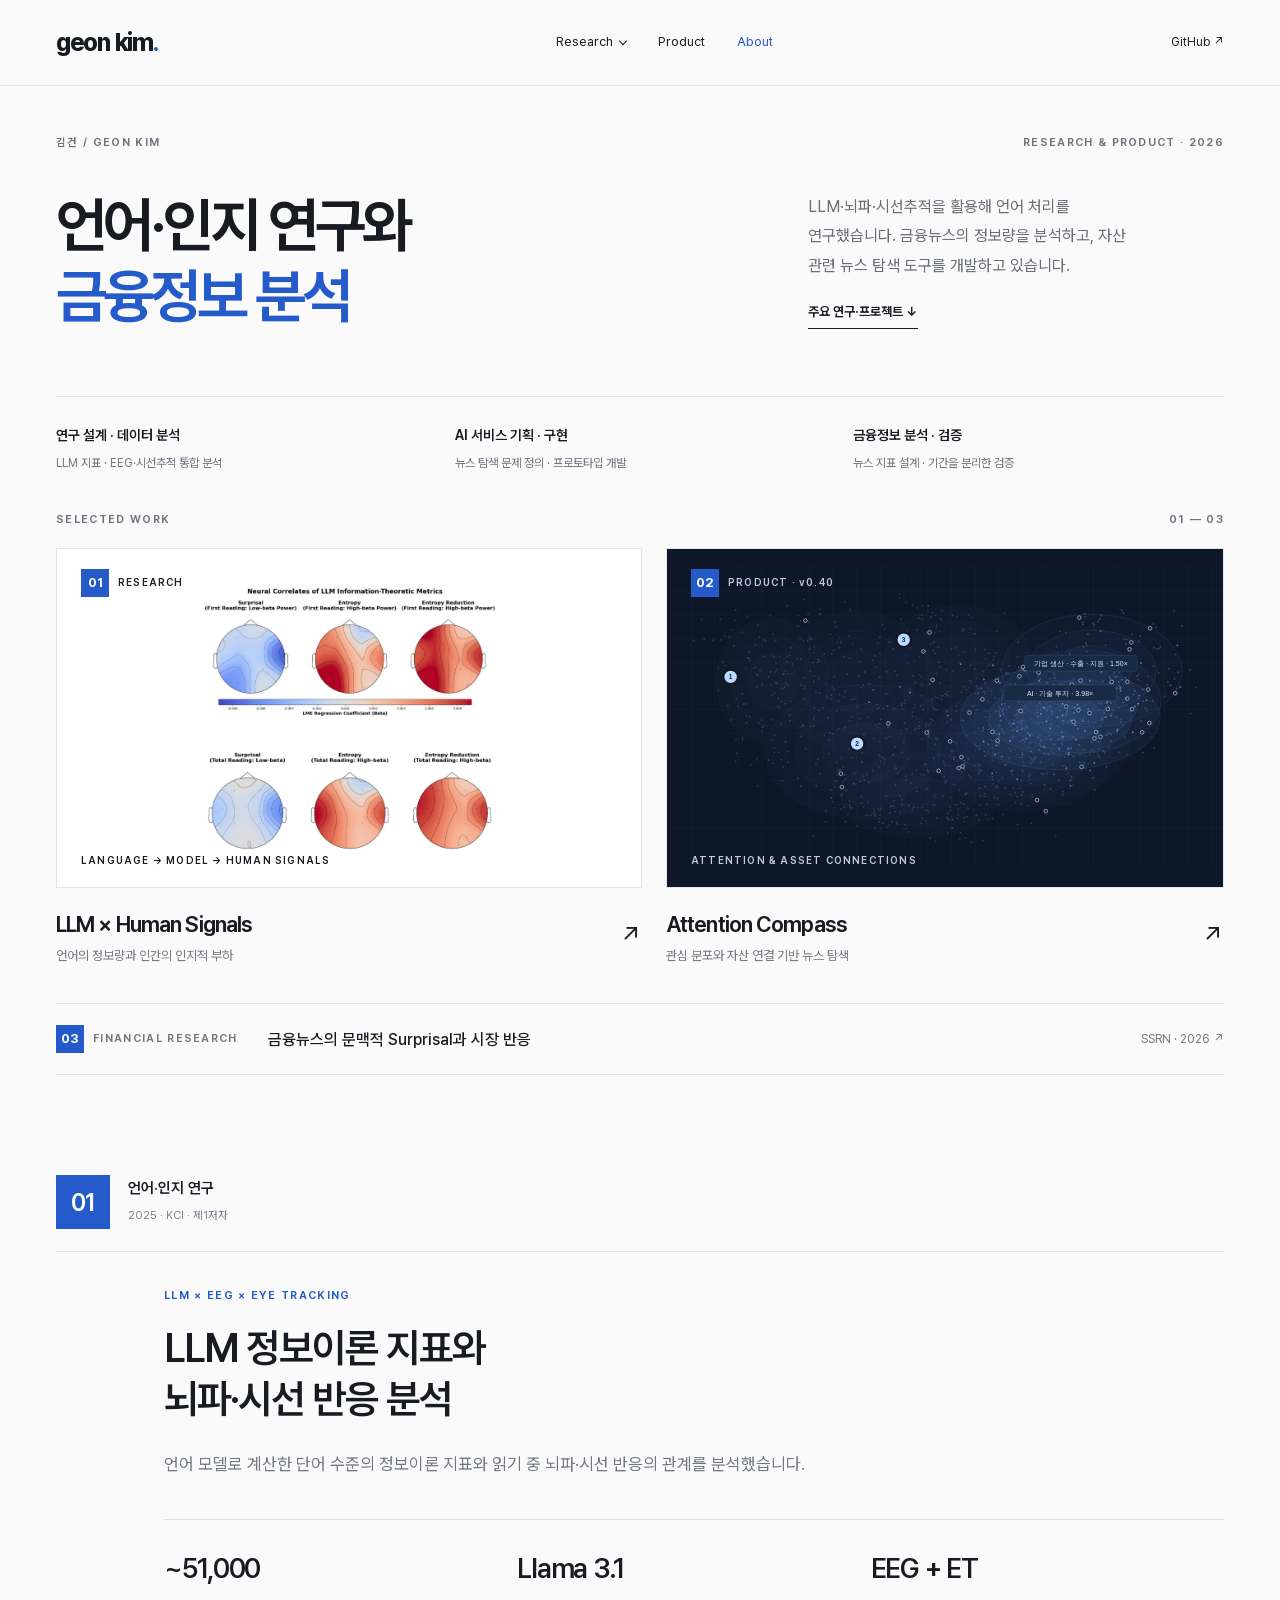
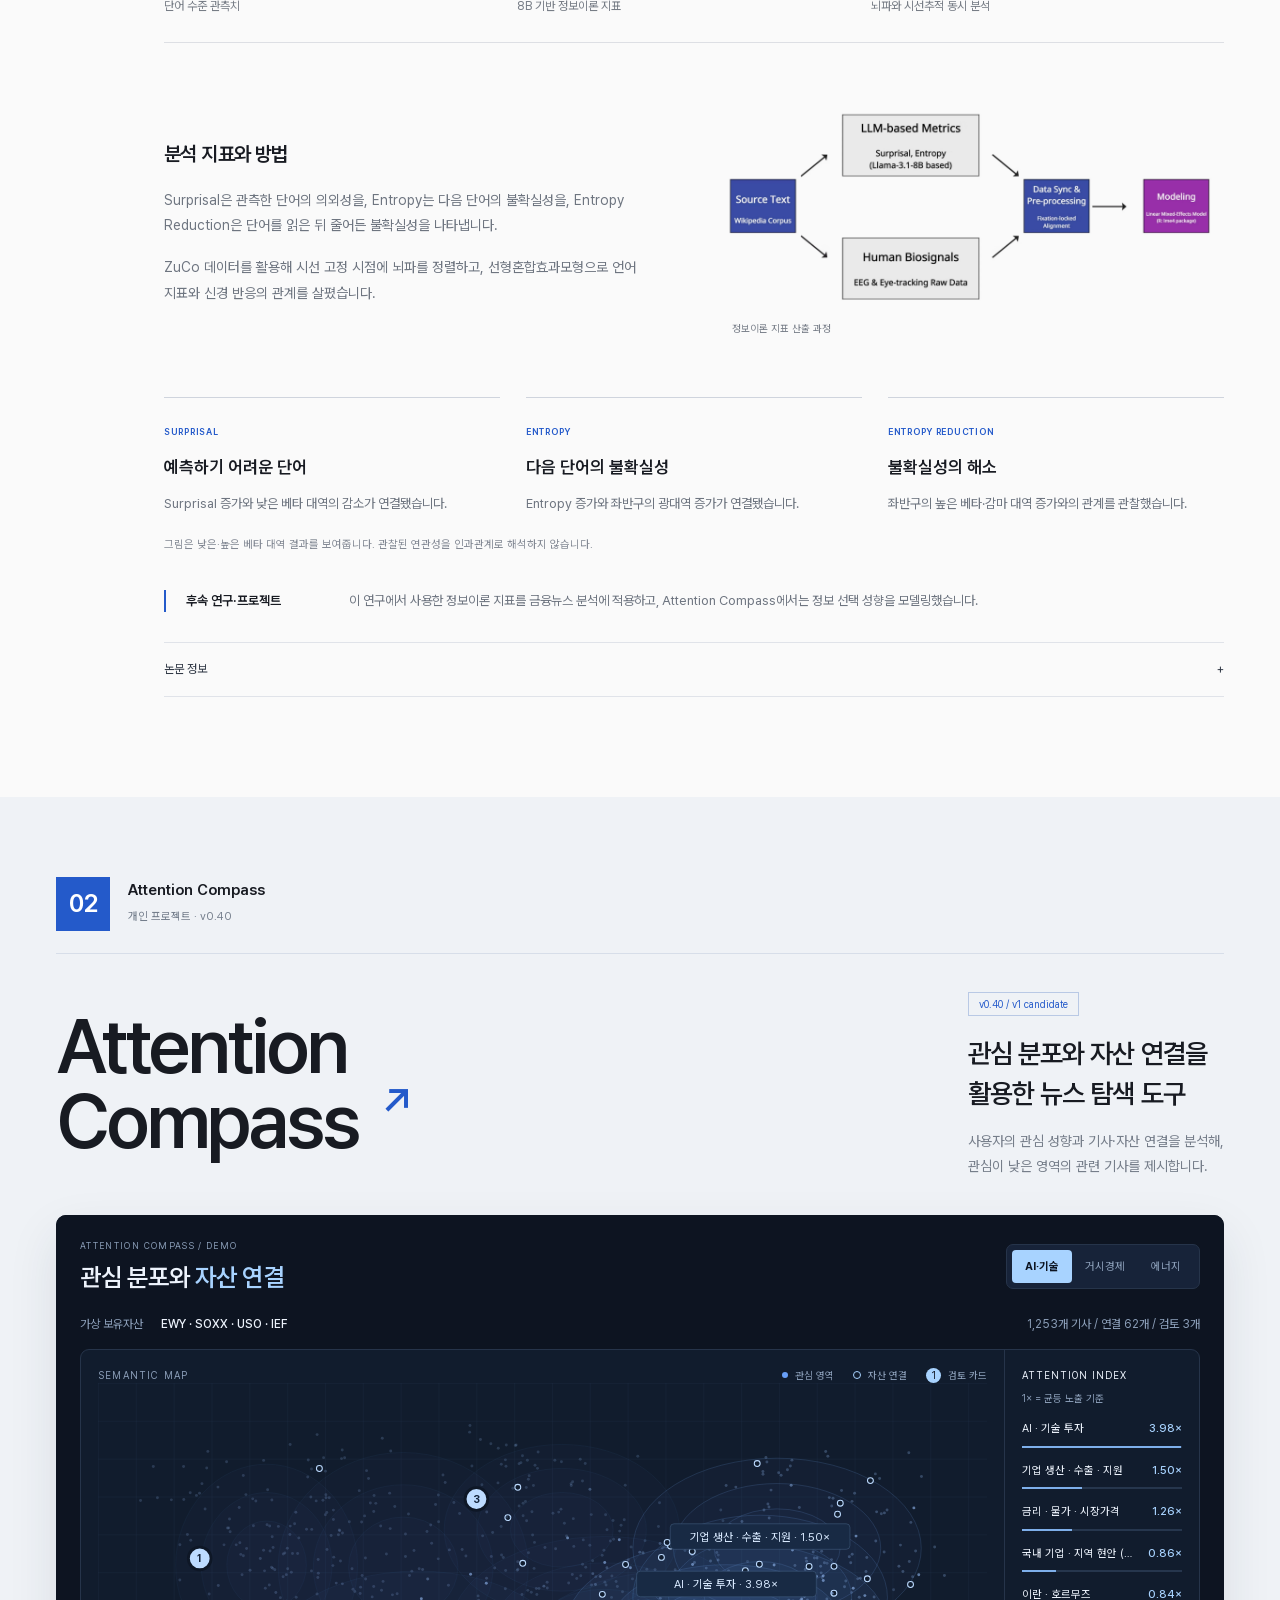
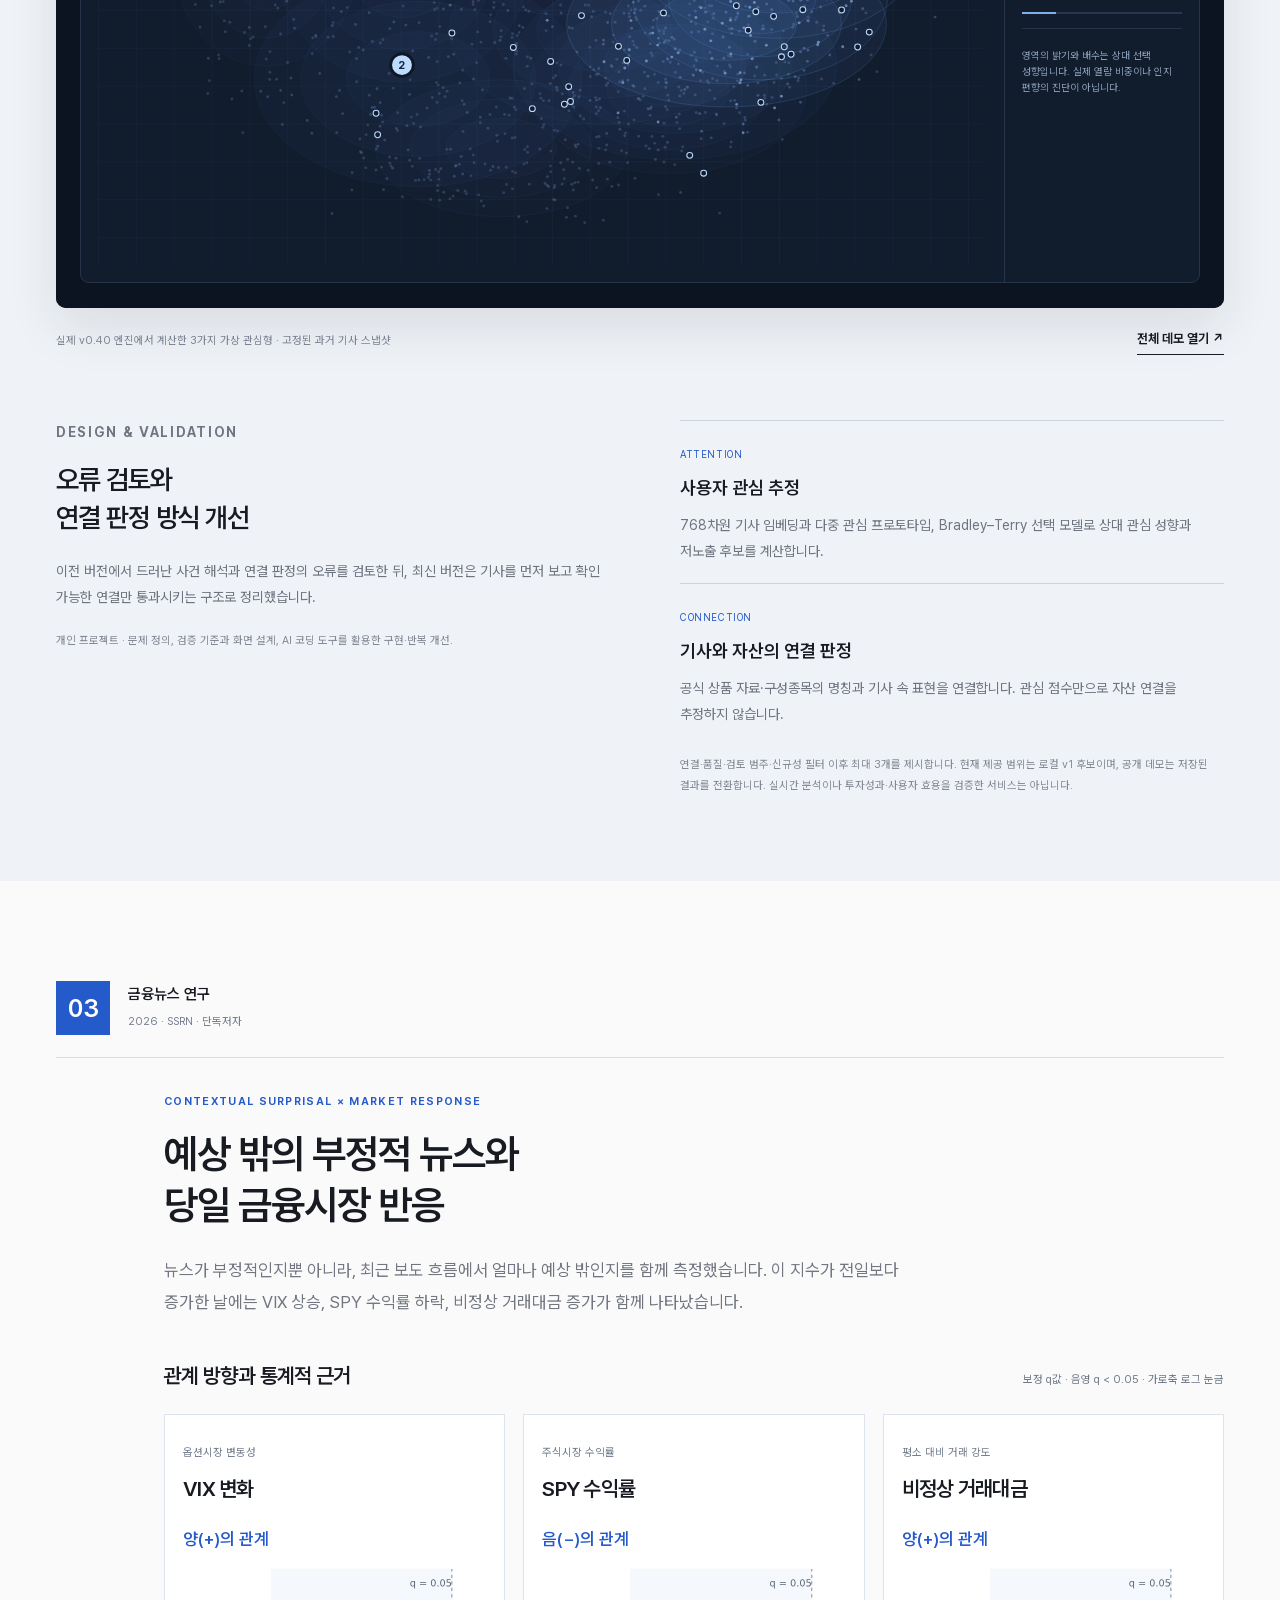
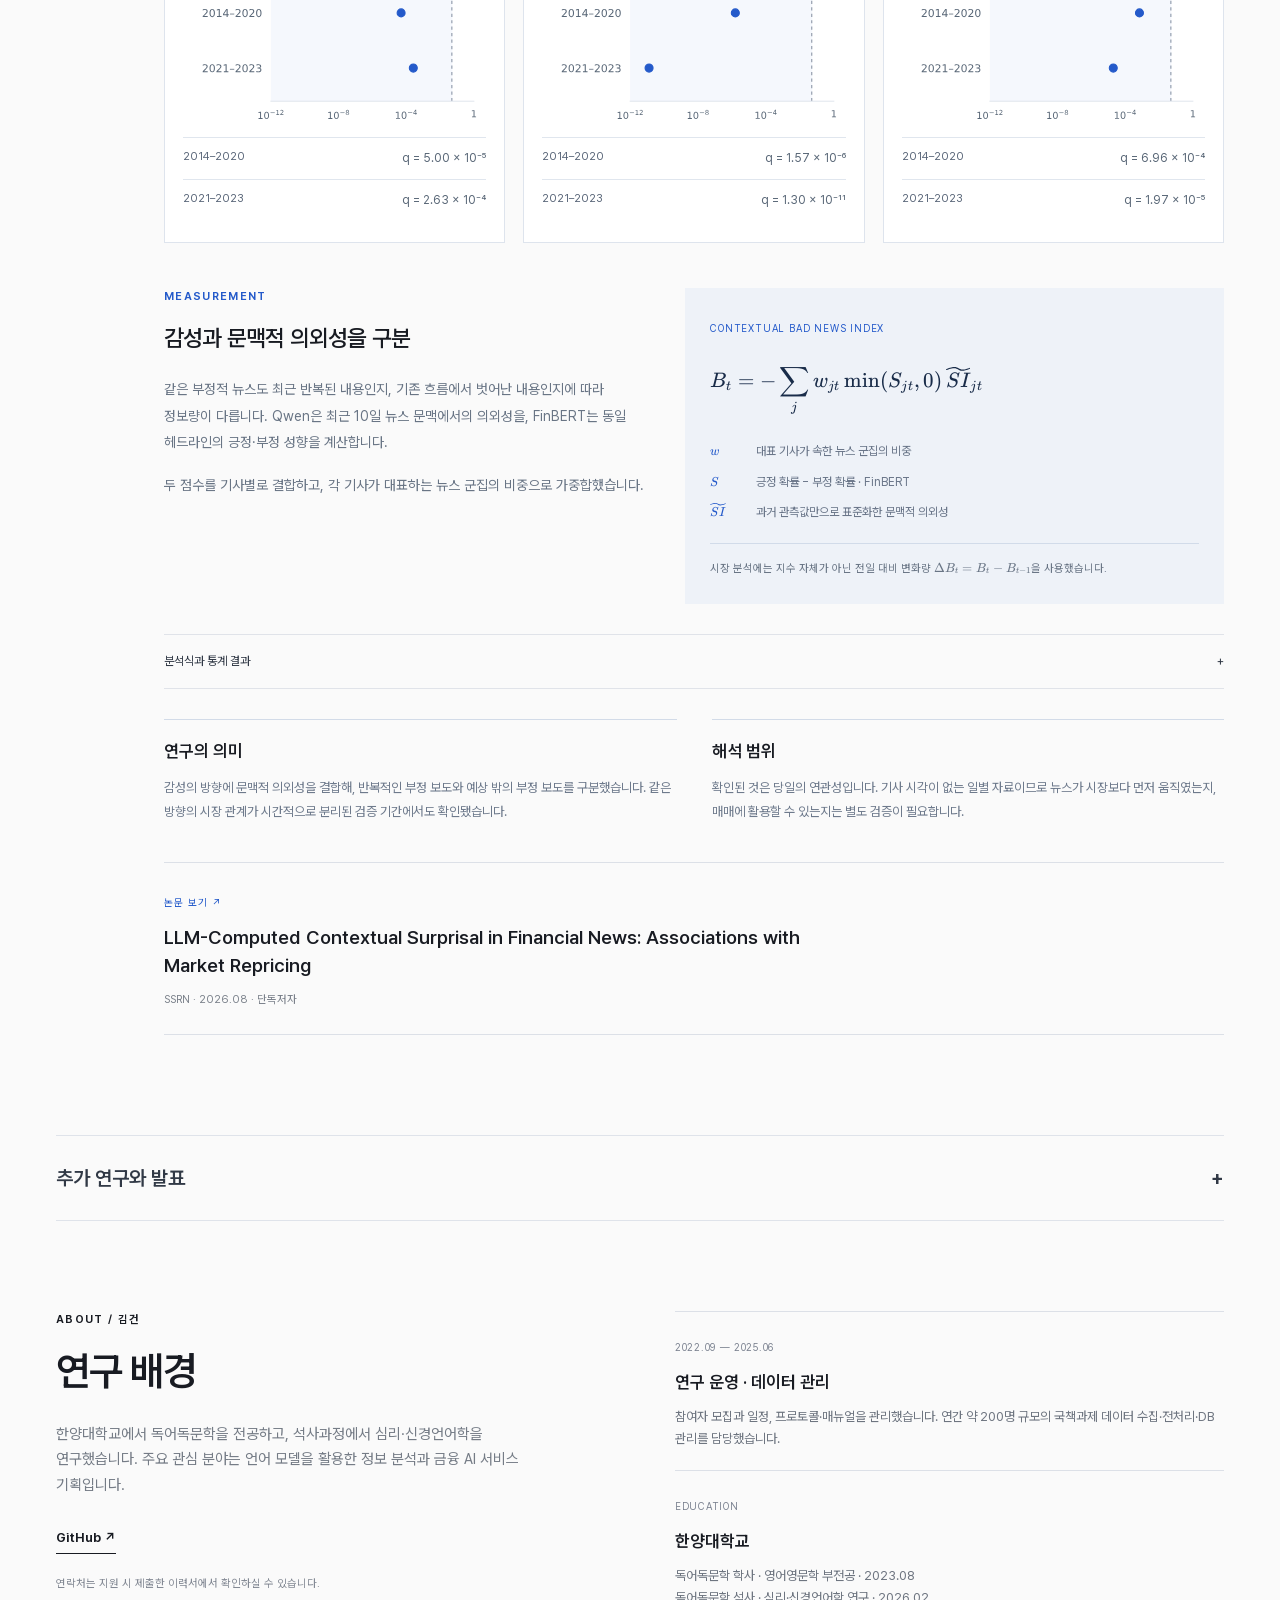
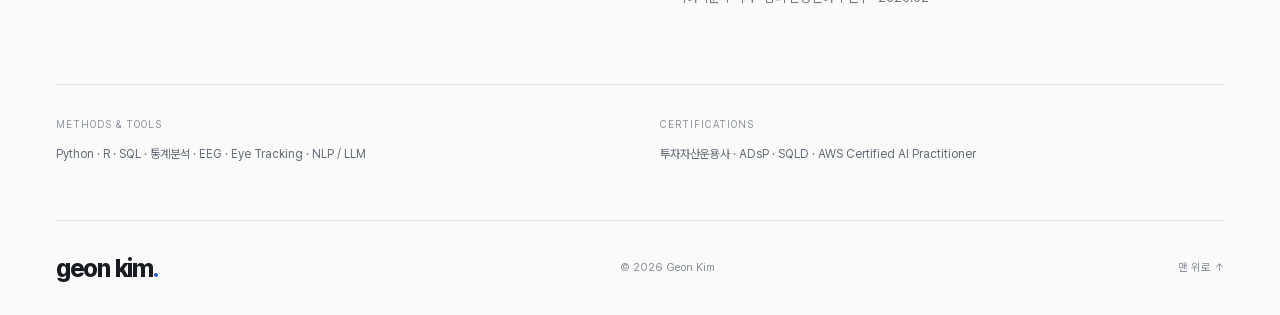
<file: index.html>
<!DOCTYPE html>

<html lang="ko"><head><meta charset="utf-8"/><meta content="width=device-width,initial-scale=1" name="viewport"/><title>김건 · Geon Kim — Research &amp; Product</title><meta content="김건의 언어·인지 연구, 금융뉴스 분석, Attention Compass 프로젝트 포트폴리오." name="description"/><meta content="#fafafa" name="theme-color"/><meta content="김건 · Geon Kim — Research &amp; Product" property="og:title"/><meta content="언어·인지 연구와 금융정보 분석." property="og:description"/><link href="assets/katex/katex.min.css" rel="stylesheet"/><link href="styles.css?v=q-evidence" rel="stylesheet"/><script defer="" src="script.js?v=research-menu"></script></head>
<body id="top"><a class="skip" href="#main">본문으로 이동</a><header class="header"><div class="wrap header-inner"><a class="wordmark" href="#top">geon kim<span>.</span></a><nav aria-label="주요 메뉴"><details class="research-menu"><summary>Research</summary><div class="research-options"><a href="#research">언어·인지 연구</a><a href="#finance">금융뉴스 연구</a></div></details><a href="#compass">Product</a><a href="#about">About</a></nav><a class="header-link" href="https://github.com/geon-geon" rel="noopener" target="_blank">GitHub ↗</a></div></header>
<main id="main"><section class="hero wrap"><div class="eyebrow hero-meta"><span>김건 / GEON KIM</span><span>RESEARCH &amp; PRODUCT · 2026</span></div><div class="hero-main"><h1>언어·인지 연구와<br/><em>금융정보 분석</em></h1><div class="hero-intro"><p>LLM·뇌파·시선추적을 활용해 언어 처리를 연구했습니다. 금융뉴스의 정보량을 분석하고, 자산 관련 뉴스 탐색 도구를 개발하고 있습니다.</p><a class="text-link" href="#research">주요 연구·프로젝트 ↓</a></div></div>
<div aria-label="주요 역량" class="capability-strip"><a href="#research"><span>연구 설계 · 데이터 분석</span><p>LLM 지표 · EEG·시선추적 통합 분석</p></a><a href="#compass"><span>AI 서비스 기획 · 구현</span><p>뉴스 탐색 문제 정의 · 프로토타입 개발</p></a><a href="#finance"><span>금융정보 분석 · 검증</span><p>뉴스 지표 설계 · 기간을 분리한 검증</p></a></div><div class="section-label"><span>SELECTED WORK</span><span>01 — 03</span></div><div class="cover-grid"><a class="work-cover" href="#research"><div class="cover-image research-cover"><span class="cover-tag"><b class="work-number">01</b> RESEARCH</span><img alt="Surprisal, Entropy, Entropy Reduction과 베타 대역 EEG의 관계를 보여주는 원문 연구 그림" height="1320" src="assets/eeg-topography.webp" width="1437"/><span class="cover-bottom">LANGUAGE → MODEL → HUMAN SIGNALS</span></div><div class="cover-caption"><div><h2>LLM × Human Signals</h2><p>언어의 정보량과 인간의 인지적 부하</p></div><span>↗</span></div></a><a class="work-cover" href="#compass"><div class="cover-image product-cover"><span class="cover-tag"><b class="work-number">02</b> PRODUCT · v0.40</span><img alt="Attention Compass v0.40의 실제 기사 좌표와 자산 연결을 그린 벡터 지도" height="510" src="assets/compass-map.svg" width="940"/><span class="cover-bottom">ATTENTION &amp; ASSET CONNECTIONS</span></div><div class="cover-caption"><div><h2>Attention Compass</h2><p>관심 분포와 자산 연결 기반 뉴스 탐색</p></div><span>↗</span></div></a></div><a class="finance-teaser" href="#finance"><span class="eyebrow"><b class="work-number">03</b> FINANCIAL RESEARCH</span><h2>금융뉴스의 문맥적 Surprisal과 시장 반응</h2><span>SSRN · 2026 ↗</span></a></section>
<section class="case wrap" id="research"><div class="project-heading"><span class="project-number">01</span><div><p>언어·인지 연구</p><span>2025 · KCI · 제1저자</span></div></div><div class="case-body"><p class="eyebrow blue">LLM × EEG × EYE TRACKING</p><h2>LLM 정보이론 지표와<br/>뇌파·시선 반응 분석</h2><p class="lead">언어 모델로 계산한 단어 수준의 정보이론 지표와 읽기 중 뇌파·시선 반응의 관계를 분석했습니다.</p><div class="facts"><div><strong>~51,000</strong><span>단어 수준 관측치</span></div><div><strong>Llama 3.1</strong><span>8B 기반 정보이론 지표</span></div><div><strong>EEG + ET</strong><span>뇌파와 시선추적 동시 분석</span></div></div><div class="research-method"><div><h3>분석 지표와 방법</h3><p>Surprisal은 관측한 단어의 의외성을, Entropy는 다음 단어의 불확실성을, Entropy Reduction은 단어를 읽은 뒤 줄어든 불확실성을 나타냅니다.</p><p>ZuCo 데이터를 활용해 시선 고정 시점에 뇌파를 정렬하고, 선형혼합효과모형으로 언어 지표와 신경 반응의 관계를 살폈습니다.</p></div><figure><img alt="텍스트 입력, 언어 모델, 토큰별 정보이론 지표 산출의 연구 파이프라인 원문" height="852" loading="lazy" src="assets/research-pipeline.webp" width="2088"/><figcaption>정보이론 지표 산출 과정</figcaption></figure></div><div class="findings"><article><span>SURPRISAL</span><h3>예측하기 어려운 단어</h3><p>Surprisal 증가와 낮은 베타 대역의 감소가 연결됐습니다.</p></article><article><span>ENTROPY</span><h3>다음 단어의 불확실성</h3><p>Entropy 증가와 좌반구의 광대역 증가가 연결됐습니다.</p></article><article><span>ENTROPY REDUCTION</span><h3>불확실성의 해소</h3><p>좌반구의 높은 베타·감마 대역 증가와의 관계를 관찰했습니다.</p></article></div><p class="fine">그림은 낮은·높은 베타 대역 결과를 보여줍니다. 관찰된 연관성을 인과관계로 해석하지 않습니다.</p><div class="transfer"><span>후속 연구·프로젝트</span><p>이 연구에서 사용한 정보이론 지표를 금융뉴스 분석에 적용하고, Attention Compass에서는 정보 선택 성향을 모델링했습니다.</p></div><details><summary>논문 정보 <span>+</span></summary><p>「대규모 언어 모델 기반 정보 이론적 복잡도 지표와 언어 처리의 신경 상관성」, 『언어』 50(2), 573–595. 2025.06 · 제1저자.</p></details></div></section>
<section class="product-section" id="compass"><div class="wrap"><div class="project-heading"><span class="project-number">02</span><div><p>Attention Compass</p><span>개인 프로젝트 · v0.40</span></div></div><div class="product-heading"><div><h2>Attention<br/>Compass<span>↗</span></h2></div><div><span class="release">v0.40 / v1 candidate</span><h3>관심 분포와 자산 연결을<br/>활용한 뉴스 탐색 도구</h3><p>사용자의 관심 성향과 기사·자산 연결을 분석해,<br/>관심이 낮은 영역의 관련 기사를 제시합니다.</p></div></div><div class="demo-frame"><iframe loading="lazy" src="attention/index.html?embed=1" title="Attention Compass v0.40: 가상 관심형을 전환하는 실제 결과 데모"></iframe></div><div class="demo-caption"><p>실제 v0.40 엔진에서 계산한 3가지 가상 관심형 · 고정된 과거 기사 스냅샷</p><a class="text-link" href="attention/index.html" rel="noopener" target="_blank">전체 데모 열기 ↗</a></div><div class="product-story"><div><p class="eyebrow blue">DESIGN &amp; VALIDATION</p><h3>오류 검토와<br/>연결 판정 방식 개선</h3><p>이전 버전에서 드러난 사건 해석과 연결 판정의 오류를 검토한 뒤, 최신 버전은 기사를 먼저 보고 확인 가능한 연결만 통과시키는 구조로 정리했습니다.</p><p class="fine">개인 프로젝트 · 문제 정의, 검증 기준과 화면 설계, AI 코딩 도구를 활용한 구현·반복 개선.</p></div><div class="axes"><article><span>ATTENTION</span><h4>사용자 관심 추정</h4><p>768차원 기사 임베딩과 다중 관심 프로토타입, Bradley–Terry 선택 모델로 상대 관심 성향과 저노출 후보를 계산합니다.</p></article><article><span>CONNECTION</span><h4>기사와 자산의 연결 판정</h4><p>공식 상품 자료·구성종목의 명칭과 기사 속 표현을 연결합니다. 관심 점수만으로 자산 연결을 추정하지 않습니다.</p></article><p class="fine">연결·품질·검토 범주·신규성 필터 이후 최대 3개를 제시합니다. 현재 제공 범위는 로컬 v1 후보이며, 공개 데모는 저장된 결과를 전환합니다. 실시간 분석이나 투자성과·사용자 효용을 검증한 서비스는 아닙니다.</p></div></div></div></section>
<section class="case wrap" id="finance"><div class="project-heading"><span class="project-number">03</span><div><p>금융뉴스 연구</p><span>2026 · SSRN · 단독저자</span></div></div><div class="case-body"><p class="eyebrow blue">CONTEXTUAL SURPRISAL × MARKET RESPONSE</p><h2>예상 밖의 부정적 뉴스와<br/>당일 금융시장 반응</h2><p class="lead">뉴스가 부정적인지뿐 아니라, 최근 보도 흐름에서 얼마나 예상 밖인지를 함께 측정했습니다. 이 지수가 전일보다 증가한 날에는 VIX 상승, SPY 수익률 하락, 비정상 거래대금 증가가 함께 나타났습니다.</p>
<div class="result-heading"><h3>관계 방향과 통계적 근거</h3><p>보정 q값 · 음영 q &lt; 0.05 · 가로축 로그 눈금</p></div><div class="market-results"><article class="significance-card"><div class="metric-heading"><span>옵션시장 변동성</span><h3>VIX 변화</h3></div><p class="effect-direction">양(+)의 관계</p><img alt="기간별 보정 q값 5e-05, 0.000263. 두 점 모두 q=0.05 기준선 왼쪽에 위치. 동일한 로그 눈금." class="q-plot" height="230" src="assets/finance-q-vix.svg" width="390"/><div class="significance-row"><span class="period">2014–2020</span><span class="q-value">q = 5.00 × 10⁻⁵</span></div><div class="significance-row"><span class="period">2021–2023</span><span class="q-value">q = 2.63 × 10⁻⁴</span></div></article><article class="significance-card"><div class="metric-heading"><span>주식시장 수익률</span><h3>SPY 수익률</h3></div><p class="effect-direction">음(−)의 관계</p><img alt="기간별 보정 q값 1.57e-06, 1.3e-11. 두 점 모두 q=0.05 기준선 왼쪽에 위치. 동일한 로그 눈금." class="q-plot" height="230" src="assets/finance-q-return.svg" width="390"/><div class="significance-row"><span class="period">2014–2020</span><span class="q-value">q = 1.57 × 10⁻⁶</span></div><div class="significance-row"><span class="period">2021–2023</span><span class="q-value">q = 1.30 × 10⁻¹¹</span></div></article><article class="significance-card"><div class="metric-heading"><span>평소 대비 거래 강도</span><h3>비정상 거래대금</h3></div><p class="effect-direction">양(+)의 관계</p><img alt="기간별 보정 q값 0.000696, 1.97e-05. 두 점 모두 q=0.05 기준선 왼쪽에 위치. 동일한 로그 눈금." class="q-plot" height="230" src="assets/finance-q-volume.svg" width="390"/><div class="significance-row"><span class="period">2014–2020</span><span class="q-value">q = 6.96 × 10⁻⁴</span></div><div class="significance-row"><span class="period">2021–2023</span><span class="q-value">q = 1.97 × 10⁻⁵</span></div></article></div>
<div class="finance-method"><div><p class="eyebrow blue">MEASUREMENT</p><h3>감성과 문맥적 의외성을 구분</h3><p>같은 부정적 뉴스도 최근 반복된 내용인지, 기존 흐름에서 벗어난 내용인지에 따라 정보량이 다릅니다. Qwen은 최근 10일 뉴스 문맥에서의 의외성을, FinBERT는 동일 헤드라인의 긍정·부정 성향을 계산합니다.</p><p>두 점수를 기사별로 결합하고, 각 기사가 대표하는 뉴스 군집의 비중으로 가중합했습니다.</p></div><div class="formula-panel"><span>CONTEXTUAL BAD NEWS INDEX</span><div class="formula math-block"><span class="katex-display"><span class="katex"><span class="katex-mathml"><math display="block" xmlns="http://www.w3.org/1998/Math/MathML"><semantics><mrow><msub><mi>B</mi><mi>t</mi></msub><mo>=</mo><mo>−</mo><munder><mo>∑</mo><mi>j</mi></munder><msub><mi>w</mi><mrow><mi>j</mi><mi>t</mi></mrow></msub><mi>min</mi><mo>⁡</mo><mo stretchy="false">(</mo><msub><mi>S</mi><mrow><mi>j</mi><mi>t</mi></mrow></msub><mo separator="true">,</mo><mn>0</mn><mo stretchy="false">)</mo><mtext> </mtext><msub><mover accent="true"><mrow><mi>S</mi><mi>I</mi></mrow><mo stretchy="true">~</mo></mover><mrow><mi>j</mi><mi>t</mi></mrow></msub></mrow><annotation encoding="application/x-tex">B_t=-\sum_j w_{jt}\min(S_{jt},0)\,\widetilde{SI}_{jt}</annotation></semantics></math></span><span aria-hidden="true" class="katex-html"><span class="katex-base"><span class="katex-strut" style="height:0.8333em;vertical-align:-0.15em;"></span><span class="mord"><span class="mord mathnormal" style="margin-right:0.0502em;">B</span><span class="msupsub"><span class="vlist-t vlist-t2"><span class="vlist-r"><span class="vlist" style="height:0.2806em;"><span style="top:-2.55em;margin-left:-0.0502em;margin-right:0.05em;"><span class="pstrut" style="height:2.7em;"></span><span class="katex-sizing reset-size6 size3 mtight"><span class="mord mathnormal mtight">t</span></span></span></span><span class="vlist-s">​</span></span><span class="vlist-r"><span class="vlist" style="height:0.15em;"><span></span></span></span></span></span></span><span class="mspace" style="margin-right:0.2778em;"></span><span class="mrel">=</span><span class="mspace" style="margin-right:0.2778em;"></span></span><span class="katex-base"><span class="katex-strut" style="height:2.4638em;vertical-align:-1.4138em;"></span><span class="mord">−</span><span class="mspace" style="margin-right:0.1667em;"></span><span class="mop op-limits"><span class="vlist-t vlist-t2"><span class="vlist-r"><span class="vlist" style="height:1.05em;"><span style="top:-1.8723em;margin-left:0em;"><span class="pstrut" style="height:3.05em;"></span><span class="katex-sizing reset-size6 size3 mtight"><span class="mord mathnormal mtight" style="margin-right:0.0572em;">j</span></span></span><span style="top:-3.05em;"><span class="pstrut" style="height:3.05em;"></span><span><span class="mop op-symbol large-op">∑</span></span></span></span><span class="vlist-s">​</span></span><span class="vlist-r"><span class="vlist" style="height:1.4138em;"><span></span></span></span></span></span><span class="mspace" style="margin-right:0.1667em;"></span><span class="mord"><span class="mord mathnormal" style="margin-right:0.0269em;">w</span><span class="msupsub"><span class="vlist-t vlist-t2"><span class="vlist-r"><span class="vlist" style="height:0.3117em;"><span style="top:-2.55em;margin-left:-0.0269em;margin-right:0.05em;"><span class="pstrut" style="height:2.7em;"></span><span class="katex-sizing reset-size6 size3 mtight"><span class="mord mtight"><span class="mord mathnormal mtight" style="margin-right:0.0572em;">j</span><span class="mord mathnormal mtight">t</span></span></span></span></span><span class="vlist-s">​</span></span><span class="vlist-r"><span class="vlist" style="height:0.2861em;"><span></span></span></span></span></span></span><span class="mspace" style="margin-right:0.1667em;"></span><span class="mop">min</span><span class="mopen">(</span><span class="mord"><span class="mord mathnormal" style="margin-right:0.0576em;">S</span><span class="msupsub"><span class="vlist-t vlist-t2"><span class="vlist-r"><span class="vlist" style="height:0.3117em;"><span style="top:-2.55em;margin-left:-0.0576em;margin-right:0.05em;"><span class="pstrut" style="height:2.7em;"></span><span class="katex-sizing reset-size6 size3 mtight"><span class="mord mtight"><span class="mord mathnormal mtight" style="margin-right:0.0572em;">j</span><span class="mord mathnormal mtight">t</span></span></span></span></span><span class="vlist-s">​</span></span><span class="vlist-r"><span class="vlist" style="height:0.2861em;"><span></span></span></span></span></span></span><span class="mpunct">,</span><span class="mspace" style="margin-right:0.1667em;"></span><span class="mord">0</span><span class="mclose">)</span><span class="mspace" style="margin-right:0.1667em;"></span><span class="mord"><span class="mord katex-accent"><span class="vlist-t"><span class="vlist-r"><span class="vlist" style="height:0.9693em;"><span style="top:-3em;"><span class="pstrut" style="height:3em;"></span><span class="mord"><span class="mord mathnormal" style="margin-right:0.0576em;">S</span><span class="mord mathnormal" style="margin-right:0.0785em;">I</span></span></span><span class="svg-align" style="top:-3.6833em;"><span class="pstrut" style="height:3em;"></span><span style="height:0.286em;"><svg height="0.286em" preserveaspectratio="none" viewbox="0 0 1033 286" width="100%" xmlns="http://www.w3.org/2000/svg"><path d="M344 55.266c-142 0-300.638 81.316-311.5 86.418
-8.01 3.762-22.5 10.91-23.5 5.562L1 120c-1-2-1-3-1-4 0-5 3-9 8-10l18.4-9C160.9
 31.9 283 0 358 0c148 0 188 122 331 122s314-97 326-97c4 0 8 2 10 7l7 21.114
c1 2.14 1 3.21 1 4.28 0 5.347-3 9.626-7 10.696l-22.3 12.622C852.6 158.372 751
 181.476 676 181.476c-149 0-189-126.21-332-126.21z"></path></svg></span></span></span></span></span></span><span class="msupsub"><span class="vlist-t vlist-t2"><span class="vlist-r"><span class="vlist" style="height:0.3117em;"><span style="top:-2.55em;margin-right:0.05em;"><span class="pstrut" style="height:2.7em;"></span><span class="katex-sizing reset-size6 size3 mtight"><span class="mord mtight"><span class="mord mathnormal mtight" style="margin-right:0.0572em;">j</span><span class="mord mathnormal mtight">t</span></span></span></span></span><span class="vlist-s">​</span></span><span class="vlist-r"><span class="vlist" style="height:0.2861em;"><span></span></span></span></span></span></span></span></span></span></span></div><dl><div><dt><span class="katex"><span class="katex-mathml"><math xmlns="http://www.w3.org/1998/Math/MathML"><semantics><mrow><mi>w</mi></mrow><annotation encoding="application/x-tex">w</annotation></semantics></math></span><span aria-hidden="true" class="katex-html"><span class="katex-base"><span class="katex-strut" style="height:0.4306em;"></span><span class="mord mathnormal" style="margin-right:0.0269em;">w</span></span></span></span></dt><dd>대표 기사가 속한 뉴스 군집의 비중</dd></div><div><dt><span class="katex"><span class="katex-mathml"><math xmlns="http://www.w3.org/1998/Math/MathML"><semantics><mrow><mi>S</mi></mrow><annotation encoding="application/x-tex">S</annotation></semantics></math></span><span aria-hidden="true" class="katex-html"><span class="katex-base"><span class="katex-strut" style="height:0.6833em;"></span><span class="mord mathnormal" style="margin-right:0.0576em;">S</span></span></span></span></dt><dd>긍정 확률 − 부정 확률 · FinBERT</dd></div><div><dt><span class="katex"><span class="katex-mathml"><math xmlns="http://www.w3.org/1998/Math/MathML"><semantics><mrow><mover accent="true"><mrow><mi>S</mi><mi>I</mi></mrow><mo stretchy="true">~</mo></mover></mrow><annotation encoding="application/x-tex">\widetilde{SI}</annotation></semantics></math></span><span aria-hidden="true" class="katex-html"><span class="katex-base"><span class="katex-strut" style="height:0.9693em;"></span><span class="mord katex-accent"><span class="vlist-t"><span class="vlist-r"><span class="vlist" style="height:0.9693em;"><span style="top:-3em;"><span class="pstrut" style="height:3em;"></span><span class="mord"><span class="mord mathnormal" style="margin-right:0.0576em;">S</span><span class="mord mathnormal" style="margin-right:0.0785em;">I</span></span></span><span class="svg-align" style="top:-3.6833em;"><span class="pstrut" style="height:3em;"></span><span style="height:0.286em;"><svg height="0.286em" preserveaspectratio="none" viewbox="0 0 1033 286" width="100%" xmlns="http://www.w3.org/2000/svg"><path d="M344 55.266c-142 0-300.638 81.316-311.5 86.418
-8.01 3.762-22.5 10.91-23.5 5.562L1 120c-1-2-1-3-1-4 0-5 3-9 8-10l18.4-9C160.9
 31.9 283 0 358 0c148 0 188 122 331 122s314-97 326-97c4 0 8 2 10 7l7 21.114
c1 2.14 1 3.21 1 4.28 0 5.347-3 9.626-7 10.696l-22.3 12.622C852.6 158.372 751
 181.476 676 181.476c-149 0-189-126.21-332-126.21z"></path></svg></span></span></span></span></span></span></span></span></span></dt><dd>과거 관측값만으로 표준화한 문맥적 의외성</dd></div></dl><p>시장 분석에는 지수 자체가 아닌 전일 대비 변화량 <span class="katex"><span class="katex-mathml"><math xmlns="http://www.w3.org/1998/Math/MathML"><semantics><mrow><mi mathvariant="normal">Δ</mi><msub><mi>B</mi><mi>t</mi></msub><mo>=</mo><msub><mi>B</mi><mi>t</mi></msub><mo>−</mo><msub><mi>B</mi><mrow><mi>t</mi><mo>−</mo><mn>1</mn></mrow></msub></mrow><annotation encoding="application/x-tex">\Delta B_t=B_t-B_{t-1}</annotation></semantics></math></span><span aria-hidden="true" class="katex-html"><span class="katex-base"><span class="katex-strut" style="height:0.8333em;vertical-align:-0.15em;"></span><span class="mord">Δ</span><span class="mord"><span class="mord mathnormal" style="margin-right:0.0502em;">B</span><span class="msupsub"><span class="vlist-t vlist-t2"><span class="vlist-r"><span class="vlist" style="height:0.2806em;"><span style="top:-2.55em;margin-left:-0.0502em;margin-right:0.05em;"><span class="pstrut" style="height:2.7em;"></span><span class="katex-sizing reset-size6 size3 mtight"><span class="mord mathnormal mtight">t</span></span></span></span><span class="vlist-s">​</span></span><span class="vlist-r"><span class="vlist" style="height:0.15em;"><span></span></span></span></span></span></span><span class="mspace" style="margin-right:0.2778em;"></span><span class="mrel">=</span><span class="mspace" style="margin-right:0.2778em;"></span></span><span class="katex-base"><span class="katex-strut" style="height:0.8333em;vertical-align:-0.15em;"></span><span class="mord"><span class="mord mathnormal" style="margin-right:0.0502em;">B</span><span class="msupsub"><span class="vlist-t vlist-t2"><span class="vlist-r"><span class="vlist" style="height:0.2806em;"><span style="top:-2.55em;margin-left:-0.0502em;margin-right:0.05em;"><span class="pstrut" style="height:2.7em;"></span><span class="katex-sizing reset-size6 size3 mtight"><span class="mord mathnormal mtight">t</span></span></span></span><span class="vlist-s">​</span></span><span class="vlist-r"><span class="vlist" style="height:0.15em;"><span></span></span></span></span></span></span><span class="mspace" style="margin-right:0.2222em;"></span><span class="mbin">−</span><span class="mspace" style="margin-right:0.2222em;"></span></span><span class="katex-base"><span class="katex-strut" style="height:0.8917em;vertical-align:-0.2083em;"></span><span class="mord"><span class="mord mathnormal" style="margin-right:0.0502em;">B</span><span class="msupsub"><span class="vlist-t vlist-t2"><span class="vlist-r"><span class="vlist" style="height:0.3011em;"><span style="top:-2.55em;margin-left:-0.0502em;margin-right:0.05em;"><span class="pstrut" style="height:2.7em;"></span><span class="katex-sizing reset-size6 size3 mtight"><span class="mord mtight"><span class="mord mathnormal mtight">t</span><span class="mbin mtight">−</span><span class="mord mtight">1</span></span></span></span></span><span class="vlist-s">​</span></span><span class="vlist-r"><span class="vlist" style="height:0.2083em;"><span></span></span></span></span></span></span></span></span></span>을 사용했습니다.</p></div></div>
<details class="finance-details"><summary>분석식과 통계 결과 <span>+</span></summary><h3>문맥적 의외성 계산</h3><div class="equation-text math-block"><span class="katex-display"><span class="katex"><span class="katex-mathml"><math display="block" xmlns="http://www.w3.org/1998/Math/MathML"><semantics><mrow><mi>S</mi><msub><mi>I</mi><mrow><mi>j</mi><mi>t</mi></mrow></msub><mo>=</mo><mfrac><mn>1</mn><mrow><mi mathvariant="normal">∣</mi><msub><mi>E</mi><mrow><mi>j</mi><mi>t</mi></mrow></msub><mi mathvariant="normal">∣</mi></mrow></mfrac><munder><mo>∑</mo><mrow><mi>k</mi><mo>∈</mo><msub><mi>E</mi><mrow><mi>j</mi><mi>t</mi></mrow></msub></mrow></munder><mo>−</mo><msub><mrow><mi>log</mi><mo>⁡</mo></mrow><mn>2</mn></msub><msub><mi>P</mi><mi>θ</mi></msub><mtext> ⁣</mtext><mrow><mo fence="true">(</mo><msub><mi>w</mi><mrow><mi>j</mi><mi>t</mi><mi>k</mi></mrow></msub><mo>∣</mo><msub><mi>w</mi><mrow><mi>j</mi><mi>t</mi><mo separator="true">,</mo><mo>&lt;</mo><mi>k</mi></mrow></msub><mo separator="true">,</mo><msub><mi>C</mi><mi>t</mi></msub><mo fence="true">)</mo></mrow></mrow><annotation encoding="application/x-tex">SI_{jt}=\frac{1}{|E_{jt}|}\sum_{k\in E_{jt}}-\log_2 P_{\theta}\!\left(w_{jtk}\mid w_{jt,&lt;k},C_t\right)</annotation></semantics></math></span><span aria-hidden="true" class="katex-html"><span class="katex-base"><span class="katex-strut" style="height:0.9694em;vertical-align:-0.2861em;"></span><span class="mord mathnormal" style="margin-right:0.0576em;">S</span><span class="mord"><span class="mord mathnormal" style="margin-right:0.0785em;">I</span><span class="msupsub"><span class="vlist-t vlist-t2"><span class="vlist-r"><span class="vlist" style="height:0.3117em;"><span style="top:-2.55em;margin-left:-0.0785em;margin-right:0.05em;"><span class="pstrut" style="height:2.7em;"></span><span class="katex-sizing reset-size6 size3 mtight"><span class="mord mtight"><span class="mord mathnormal mtight" style="margin-right:0.0572em;">j</span><span class="mord mathnormal mtight">t</span></span></span></span></span><span class="vlist-s">​</span></span><span class="vlist-r"><span class="vlist" style="height:0.2861em;"><span></span></span></span></span></span></span><span class="mspace" style="margin-right:0.2778em;"></span><span class="mrel">=</span><span class="mspace" style="margin-right:0.2778em;"></span></span><span class="katex-base"><span class="katex-strut" style="height:2.8209em;vertical-align:-1.4994em;"></span><span class="mord"><span class="mopen nulldelimiter"></span><span class="mfrac"><span class="vlist-t vlist-t2"><span class="vlist-r"><span class="vlist" style="height:1.3214em;"><span style="top:-2.314em;"><span class="pstrut" style="height:3em;"></span><span class="mord"><span class="mord">∣</span><span class="mord"><span class="mord mathnormal" style="margin-right:0.0576em;">E</span><span class="msupsub"><span class="vlist-t vlist-t2"><span class="vlist-r"><span class="vlist" style="height:0.3117em;"><span style="top:-2.55em;margin-left:-0.0576em;margin-right:0.05em;"><span class="pstrut" style="height:2.7em;"></span><span class="katex-sizing reset-size6 size3 mtight"><span class="mord mtight"><span class="mord mathnormal mtight" style="margin-right:0.0572em;">j</span><span class="mord mathnormal mtight">t</span></span></span></span></span><span class="vlist-s">​</span></span><span class="vlist-r"><span class="vlist" style="height:0.2861em;"><span></span></span></span></span></span></span><span class="mord">∣</span></span></span><span style="top:-3.23em;"><span class="pstrut" style="height:3em;"></span><span class="frac-line" style="border-bottom-width:0.04em;"></span></span><span style="top:-3.677em;"><span class="pstrut" style="height:3em;"></span><span class="mord"><span class="mord">1</span></span></span></span><span class="vlist-s">​</span></span><span class="vlist-r"><span class="vlist" style="height:0.9721em;"><span></span></span></span></span></span><span class="mclose nulldelimiter"></span></span><span class="mspace" style="margin-right:0.1667em;"></span><span class="mop op-limits"><span class="vlist-t vlist-t2"><span class="vlist-r"><span class="vlist" style="height:1.05em;"><span style="top:-1.8479em;margin-left:0em;"><span class="pstrut" style="height:3.05em;"></span><span class="katex-sizing reset-size6 size3 mtight"><span class="mord mtight"><span class="mord mathnormal mtight" style="margin-right:0.0315em;">k</span><span class="mrel mtight">∈</span><span class="mord mtight"><span class="mord mathnormal mtight" style="margin-right:0.0576em;">E</span><span class="msupsub"><span class="vlist-t vlist-t2"><span class="vlist-r"><span class="vlist" style="height:0.3281em;"><span style="top:-2.357em;margin-left:-0.0576em;margin-right:0.0714em;"><span class="pstrut" style="height:2.5em;"></span><span class="katex-sizing reset-size3 size1 mtight"><span class="mord mtight"><span class="mord mathnormal mtight" style="margin-right:0.0572em;">j</span><span class="mord mathnormal mtight">t</span></span></span></span></span><span class="vlist-s">​</span></span><span class="vlist-r"><span class="vlist" style="height:0.2819em;"><span></span></span></span></span></span></span></span></span></span><span style="top:-3.05em;"><span class="pstrut" style="height:3.05em;"></span><span><span class="mop op-symbol large-op">∑</span></span></span></span><span class="vlist-s">​</span></span><span class="vlist-r"><span class="vlist" style="height:1.4994em;"><span></span></span></span></span></span><span class="mspace" style="margin-right:0.1667em;"></span><span class="mord">−</span><span class="mspace" style="margin-right:0.1667em;"></span><span class="mop"><span class="mop">lo<span style="margin-right:0.0139em;">g</span></span><span class="msupsub"><span class="vlist-t vlist-t2"><span class="vlist-r"><span class="vlist" style="height:0.207em;"><span style="top:-2.4559em;margin-right:0.05em;"><span class="pstrut" style="height:2.7em;"></span><span class="katex-sizing reset-size6 size3 mtight"><span class="mord mtight">2</span></span></span></span><span class="vlist-s">​</span></span><span class="vlist-r"><span class="vlist" style="height:0.2441em;"><span></span></span></span></span></span></span><span class="mspace" style="margin-right:0.1667em;"></span><span class="mord"><span class="mord mathnormal" style="margin-right:0.1389em;">P</span><span class="msupsub"><span class="vlist-t vlist-t2"><span class="vlist-r"><span class="vlist" style="height:0.3361em;"><span style="top:-2.55em;margin-left:-0.1389em;margin-right:0.05em;"><span class="pstrut" style="height:2.7em;"></span><span class="katex-sizing reset-size6 size3 mtight"><span class="mord mtight"><span class="mord mathnormal mtight" style="margin-right:0.0278em;">θ</span></span></span></span></span><span class="vlist-s">​</span></span><span class="vlist-r"><span class="vlist" style="height:0.15em;"><span></span></span></span></span></span></span><span class="mspace" style="margin-right:-0.1667em;"></span><span class="mspace" style="margin-right:0.1667em;"></span><span class="minner"><span class="mopen delimcenter" style="top:0em;">(</span><span class="mord"><span class="mord mathnormal" style="margin-right:0.0269em;">w</span><span class="msupsub"><span class="vlist-t vlist-t2"><span class="vlist-r"><span class="vlist" style="height:0.3361em;"><span style="top:-2.55em;margin-left:-0.0269em;margin-right:0.05em;"><span class="pstrut" style="height:2.7em;"></span><span class="katex-sizing reset-size6 size3 mtight"><span class="mord mtight"><span class="mord mathnormal mtight" style="margin-right:0.0572em;">j</span><span class="mord mathnormal mtight">t</span><span class="mord mathnormal mtight" style="margin-right:0.0315em;">k</span></span></span></span></span><span class="vlist-s">​</span></span><span class="vlist-r"><span class="vlist" style="height:0.2861em;"><span></span></span></span></span></span></span><span class="mspace" style="margin-right:0.2778em;"></span><span class="mrel">∣</span><span class="mspace" style="margin-right:0.2778em;"></span><span class="mord"><span class="mord mathnormal" style="margin-right:0.0269em;">w</span><span class="msupsub"><span class="vlist-t vlist-t2"><span class="vlist-r"><span class="vlist" style="height:0.3361em;"><span style="top:-2.55em;margin-left:-0.0269em;margin-right:0.05em;"><span class="pstrut" style="height:2.7em;"></span><span class="katex-sizing reset-size6 size3 mtight"><span class="mord mtight"><span class="mord mathnormal mtight" style="margin-right:0.0572em;">j</span><span class="mord mathnormal mtight">t</span><span class="mpunct mtight">,</span><span class="mrel mtight">&lt;</span><span class="mord mathnormal mtight" style="margin-right:0.0315em;">k</span></span></span></span></span><span class="vlist-s">​</span></span><span class="vlist-r"><span class="vlist" style="height:0.2861em;"><span></span></span></span></span></span></span><span class="mpunct">,</span><span class="mspace" style="margin-right:0.1667em;"></span><span class="mord"><span class="mord mathnormal" style="margin-right:0.0715em;">C</span><span class="msupsub"><span class="vlist-t vlist-t2"><span class="vlist-r"><span class="vlist" style="height:0.2806em;"><span style="top:-2.55em;margin-left:-0.0715em;margin-right:0.05em;"><span class="pstrut" style="height:2.7em;"></span><span class="katex-sizing reset-size6 size3 mtight"><span class="mord mathnormal mtight">t</span></span></span></span><span class="vlist-s">​</span></span><span class="vlist-r"><span class="vlist" style="height:0.15em;"><span></span></span></span></span></span></span><span class="mclose delimcenter" style="top:0em;">)</span></span></span></span></span></span></div><p>직전 10일의 대표 헤드라인을 문맥 C로 사용하고, 대상 헤드라인의 내용 토큰에 대한 평균 의외성을 구했습니다. 첫 대상 서브워드는 입력에는 남기되 평균 계산에서 제외했습니다.</p><h3>당일 시장 반응 추정</h3><div class="equation-text math-block"><span class="katex-display"><span class="katex"><span class="katex-mathml"><math display="block" xmlns="http://www.w3.org/1998/Math/MathML"><semantics><mtable columnalign="right left" columnspacing="0em" rowspacing="0.25em"><mtr><mtd><mstyle displaystyle="true" scriptlevel="0"><mrow><msub><mi>Y</mi><mi>t</mi></msub><mo>=</mo><mrow></mrow></mrow></mstyle></mtd><mtd><mstyle displaystyle="true" scriptlevel="0"><mrow><mrow></mrow><mi>α</mi><mo>+</mo><mi>β</mi><mi mathvariant="normal">Δ</mi><msub><mi>B</mi><mi>t</mi></msub><mo>+</mo><mi>ρ</mi><msub><mi>Y</mi><mrow><mi>t</mi><mo>−</mo><mn>1</mn></mrow></msub></mrow></mstyle></mtd></mtr><mtr><mtd><mstyle displaystyle="true" scriptlevel="0"><mrow></mrow></mstyle></mtd><mtd><mstyle displaystyle="true" scriptlevel="0"><mrow><mrow></mrow><mo>+</mo><mi>γ</mi><mi>ln</mi><mo>⁡</mo><msub><mi>N</mi><mi>t</mi></msub><mo>+</mo><msup><mi mathvariant="bold-italic">δ</mi><mo lspace="0em" mathvariant="normal" rspace="0em">′</mo></msup><msub><mi mathvariant="bold">D</mi><mi>t</mi></msub><mo>+</mo><msub><mi>ε</mi><mi>t</mi></msub></mrow></mstyle></mtd></mtr></mtable><annotation encoding="application/x-tex">\begin{aligned}Y_t={}&amp;\alpha+\beta\Delta B_t+\rho Y_{t-1}\\&amp;+\gamma\ln N_t+\boldsymbol{\delta}^{\prime}\mathbf{D}_t+\varepsilon_t\end{aligned}</annotation></semantics></math></span><span aria-hidden="true" class="katex-html"><span class="katex-base"><span class="katex-strut" style="height:2.7em;vertical-align:-1.1em;"></span><span class="mord"><span class="mtable"><span class="col-align-r"><span class="vlist-t vlist-t2"><span class="vlist-r"><span class="vlist" style="height:1.6em;"><span style="top:-3.76em;"><span class="pstrut" style="height:3em;"></span><span class="mord"><span class="mord"><span class="mord mathnormal" style="margin-right:0.2222em;">Y</span><span class="msupsub"><span class="vlist-t vlist-t2"><span class="vlist-r"><span class="vlist" style="height:0.2806em;"><span style="top:-2.55em;margin-left:-0.2222em;margin-right:0.05em;"><span class="pstrut" style="height:2.7em;"></span><span class="katex-sizing reset-size6 size3 mtight"><span class="mord mathnormal mtight">t</span></span></span></span><span class="vlist-s">​</span></span><span class="vlist-r"><span class="vlist" style="height:0.15em;"><span></span></span></span></span></span></span><span class="mspace" style="margin-right:0.2778em;"></span><span class="mrel">=</span><span class="mspace" style="margin-right:0.2778em;"></span><span class="mord"></span></span></span><span style="top:-2.26em;"><span class="pstrut" style="height:3em;"></span><span class="mord"></span></span></span><span class="vlist-s">​</span></span><span class="vlist-r"><span class="vlist" style="height:1.1em;"><span></span></span></span></span></span><span class="col-align-l"><span class="vlist-t vlist-t2"><span class="vlist-r"><span class="vlist" style="height:1.6em;"><span style="top:-3.76em;"><span class="pstrut" style="height:3em;"></span><span class="mord"><span class="mord"></span><span class="mord mathnormal" style="margin-right:0.0037em;">α</span><span class="mspace" style="margin-right:0.2222em;"></span><span class="mbin">+</span><span class="mspace" style="margin-right:0.2222em;"></span><span class="mord mathnormal" style="margin-right:0.0528em;">β</span><span class="mord">Δ</span><span class="mord"><span class="mord mathnormal" style="margin-right:0.0502em;">B</span><span class="msupsub"><span class="vlist-t vlist-t2"><span class="vlist-r"><span class="vlist" style="height:0.2806em;"><span style="top:-2.55em;margin-left:-0.0502em;margin-right:0.05em;"><span class="pstrut" style="height:2.7em;"></span><span class="katex-sizing reset-size6 size3 mtight"><span class="mord mathnormal mtight">t</span></span></span></span><span class="vlist-s">​</span></span><span class="vlist-r"><span class="vlist" style="height:0.15em;"><span></span></span></span></span></span></span><span class="mspace" style="margin-right:0.2222em;"></span><span class="mbin">+</span><span class="mspace" style="margin-right:0.2222em;"></span><span class="mord mathnormal">ρ</span><span class="mord"><span class="mord mathnormal" style="margin-right:0.2222em;">Y</span><span class="msupsub"><span class="vlist-t vlist-t2"><span class="vlist-r"><span class="vlist" style="height:0.3011em;"><span style="top:-2.55em;margin-left:-0.2222em;margin-right:0.05em;"><span class="pstrut" style="height:2.7em;"></span><span class="katex-sizing reset-size6 size3 mtight"><span class="mord mtight"><span class="mord mathnormal mtight">t</span><span class="mbin mtight">−</span><span class="mord mtight">1</span></span></span></span></span><span class="vlist-s">​</span></span><span class="vlist-r"><span class="vlist" style="height:0.2083em;"><span></span></span></span></span></span></span></span></span><span style="top:-2.26em;"><span class="pstrut" style="height:3em;"></span><span class="mord"><span class="mord"></span><span class="mspace" style="margin-right:0.2222em;"></span><span class="mbin">+</span><span class="mspace" style="margin-right:0.2222em;"></span><span class="mord mathnormal" style="margin-right:0.0556em;">γ</span><span class="mspace" style="margin-right:0.1667em;"></span><span class="mop">ln</span><span class="mspace" style="margin-right:0.1667em;"></span><span class="mord"><span class="mord mathnormal" style="margin-right:0.109em;">N</span><span class="msupsub"><span class="vlist-t vlist-t2"><span class="vlist-r"><span class="vlist" style="height:0.2806em;"><span style="top:-2.55em;margin-left:-0.109em;margin-right:0.05em;"><span class="pstrut" style="height:2.7em;"></span><span class="katex-sizing reset-size6 size3 mtight"><span class="mord mathnormal mtight">t</span></span></span></span><span class="vlist-s">​</span></span><span class="vlist-r"><span class="vlist" style="height:0.15em;"><span></span></span></span></span></span></span><span class="mspace" style="margin-right:0.2222em;"></span><span class="mbin">+</span><span class="mspace" style="margin-right:0.2222em;"></span><span class="mord"><span class="mord"><span class="mord"><span class="mord boldsymbol" style="margin-right:0.0382em;">δ</span></span></span><span class="msupsub"><span class="vlist-t"><span class="vlist-r"><span class="vlist" style="height:0.8362em;"><span style="top:-3.1473em;margin-right:0.05em;"><span class="pstrut" style="height:2.7em;"></span><span class="katex-sizing reset-size6 size3 mtight"><span class="mord mtight"><span class="mord mtight">′</span></span></span></span></span></span></span></span></span><span class="mord"><span class="mord mathbf">D</span><span class="msupsub"><span class="vlist-t vlist-t2"><span class="vlist-r"><span class="vlist" style="height:0.2806em;"><span style="top:-2.55em;margin-left:0em;margin-right:0.05em;"><span class="pstrut" style="height:2.7em;"></span><span class="katex-sizing reset-size6 size3 mtight"><span class="mord mathnormal mtight">t</span></span></span></span><span class="vlist-s">​</span></span><span class="vlist-r"><span class="vlist" style="height:0.15em;"><span></span></span></span></span></span></span><span class="mspace" style="margin-right:0.2222em;"></span><span class="mbin">+</span><span class="mspace" style="margin-right:0.2222em;"></span><span class="mord"><span class="mord mathnormal">ε</span><span class="msupsub"><span class="vlist-t vlist-t2"><span class="vlist-r"><span class="vlist" style="height:0.2806em;"><span style="top:-2.55em;margin-left:0em;margin-right:0.05em;"><span class="pstrut" style="height:2.7em;"></span><span class="katex-sizing reset-size6 size3 mtight"><span class="mord mathnormal mtight">t</span></span></span></span><span class="vlist-s">​</span></span><span class="vlist-r"><span class="vlist" style="height:0.15em;"><span></span></span></span></span></span></span></span></span></span><span class="vlist-s">​</span></span><span class="vlist-r"><span class="vlist" style="height:1.1em;"><span></span></span></span></span></span></span></span></span></span></span></span></div><p>전일 시장 지표, 당일 뉴스 수, 요일을 통제했습니다. Newey–West 표준오차와 지표별 20개 검정에 대한 Benjamini–Hochberg 보정을 적용했습니다.</p><div class="table-scroll"><table><caption>기간별 추정계수와 보정 q값</caption><thead><tr><th>시장 지표</th><th>분석 기간</th><th>회귀계수 β</th><th>q값</th></tr></thead><tbody><tr><td>VIX 변화</td><td>2014–2020</td><td>2.342</td><td>5.00 × 10⁻⁵</td></tr><tr><td>VIX 변화</td><td>2021–2023</td><td>4.324</td><td>2.63 × 10⁻⁴</td></tr><tr><td>SPY 로그수익률</td><td>2014–2020</td><td>−0.0154</td><td>1.57 × 10⁻⁶</td></tr><tr><td>SPY 로그수익률</td><td>2021–2023</td><td>−0.0289</td><td>1.30 × 10⁻¹¹</td></tr><tr><td>비정상 로그거래대금</td><td>2014–2020</td><td>1.040</td><td>6.96 × 10⁻⁴</td></tr><tr><td>비정상 로그거래대금</td><td>2021–2023</td><td>1.701</td><td>1.97 × 10⁻⁵</td></tr></tbody></table></div></details>
<div class="finance-conclusion"><article><h3>연구의 의미</h3><p>감성의 방향에 문맥적 의외성을 결합해, 반복적인 부정 보도와 예상 밖의 부정 보도를 구분했습니다. 같은 방향의 시장 관계가 시간적으로 분리된 검증 기간에서도 확인됐습니다.</p></article><article><h3>해석 범위</h3><p>확인된 것은 당일의 연관성입니다. 기사 시각이 없는 일별 자료이므로 뉴스가 시장보다 먼저 움직였는지, 매매에 활용할 수 있는지는 별도 검증이 필요합니다.</p></article></div>
<a class="paper-link" href="https://doi.org/10.2139/ssrn.7232619" rel="noopener" target="_blank"><span>논문 보기 ↗</span><h3>LLM-Computed Contextual Surprisal in Financial News: Associations with Market Repricing</h3><p>SSRN · 2026.08 · 단독저자</p></a></div></section>
<details class="other-disclosure wrap"><summary>추가 연구와 발표<span>+</span></summary><section class="other"><div><p class="eyebrow">MORE RESEARCH / 2023–2025</p><h2>독일어 L2 시선추적 연구<br/>및 한국어 은유처리 발표</h2><p>독일어 L2 학습자의 문맥·부정문 처리를 시선추적으로 살폈습니다. 24명 대상의 2×2 설계에서 문맥이 어긋날 때 후기 재독이 증가하는 양상을 분석했습니다.</p><div class="publication-list"><p>「한국인 독일어 L2 학습자의 전제 처리 양상에 대한 시선 추적 연구」 · 『독어학』 51, 25–49 · 2025.06 · 제1저자.</p><p>「한국어 술어은유처리에 관한 다층 연구: Surprisal과 뇌신경학적 증거」 · 한국언어정보학회 가을학술대회 · 2023.11 · 단독 발표. ERP와 GPT Surprisal을 함께 분석했습니다.</p></div></div><figure><img alt="독일어 시선추적 연구의 초기 및 후기 처리 지표 그래프 원문" height="1443" loading="lazy" src="assets/eye-tracking.webp" width="759"/><figcaption>초기·후기 읽기 처리 지표</figcaption></figure></section></details>
<section class="about wrap" id="about"><div><p class="eyebrow">ABOUT / 김건</p><h2>연구 배경</h2><p>한양대학교에서 독어독문학을 전공하고, 석사과정에서 심리·신경언어학을 연구했습니다. 주요 관심 분야는 언어 모델을 활용한 정보 분석과 금융 AI 서비스 기획입니다.</p><a class="text-link" href="https://github.com/geon-geon" rel="noopener" target="_blank">GitHub ↗</a><p class="fine">연락처는 지원 시 제출한 이력서에서 확인하실 수 있습니다.</p></div><div class="experience"><article><span>2022.09 — 2025.06</span><h3>연구 운영 · 데이터 관리</h3><p>참여자 모집과 일정, 프로토콜·매뉴얼을 관리했습니다. 연간 약 200명 규모의 국책과제 데이터 수집·전처리·DB 관리를 담당했습니다.</p></article><article><span>EDUCATION</span><h3>한양대학교</h3><p>독어독문학 학사 · 영어영문학 부전공 · 2023.08<br/>독어독문학 석사 · 심리·신경언어학 연구 · 2026.02</p></article></div></section><div class="skills wrap"><div><span>METHODS &amp; TOOLS</span><p>Python · R · SQL · 통계분석 · EEG · Eye Tracking · NLP / LLM</p></div><div><span>CERTIFICATIONS</span><p>투자자산운용사 · ADsP · SQLD · AWS Certified AI Practitioner</p></div></div></main><footer class="footer wrap"><a class="wordmark" href="#top">geon kim<span>.</span></a><p>© 2026 Geon Kim</p><a href="#top">맨 위로 ↑</a></footer></body></html>
</file>
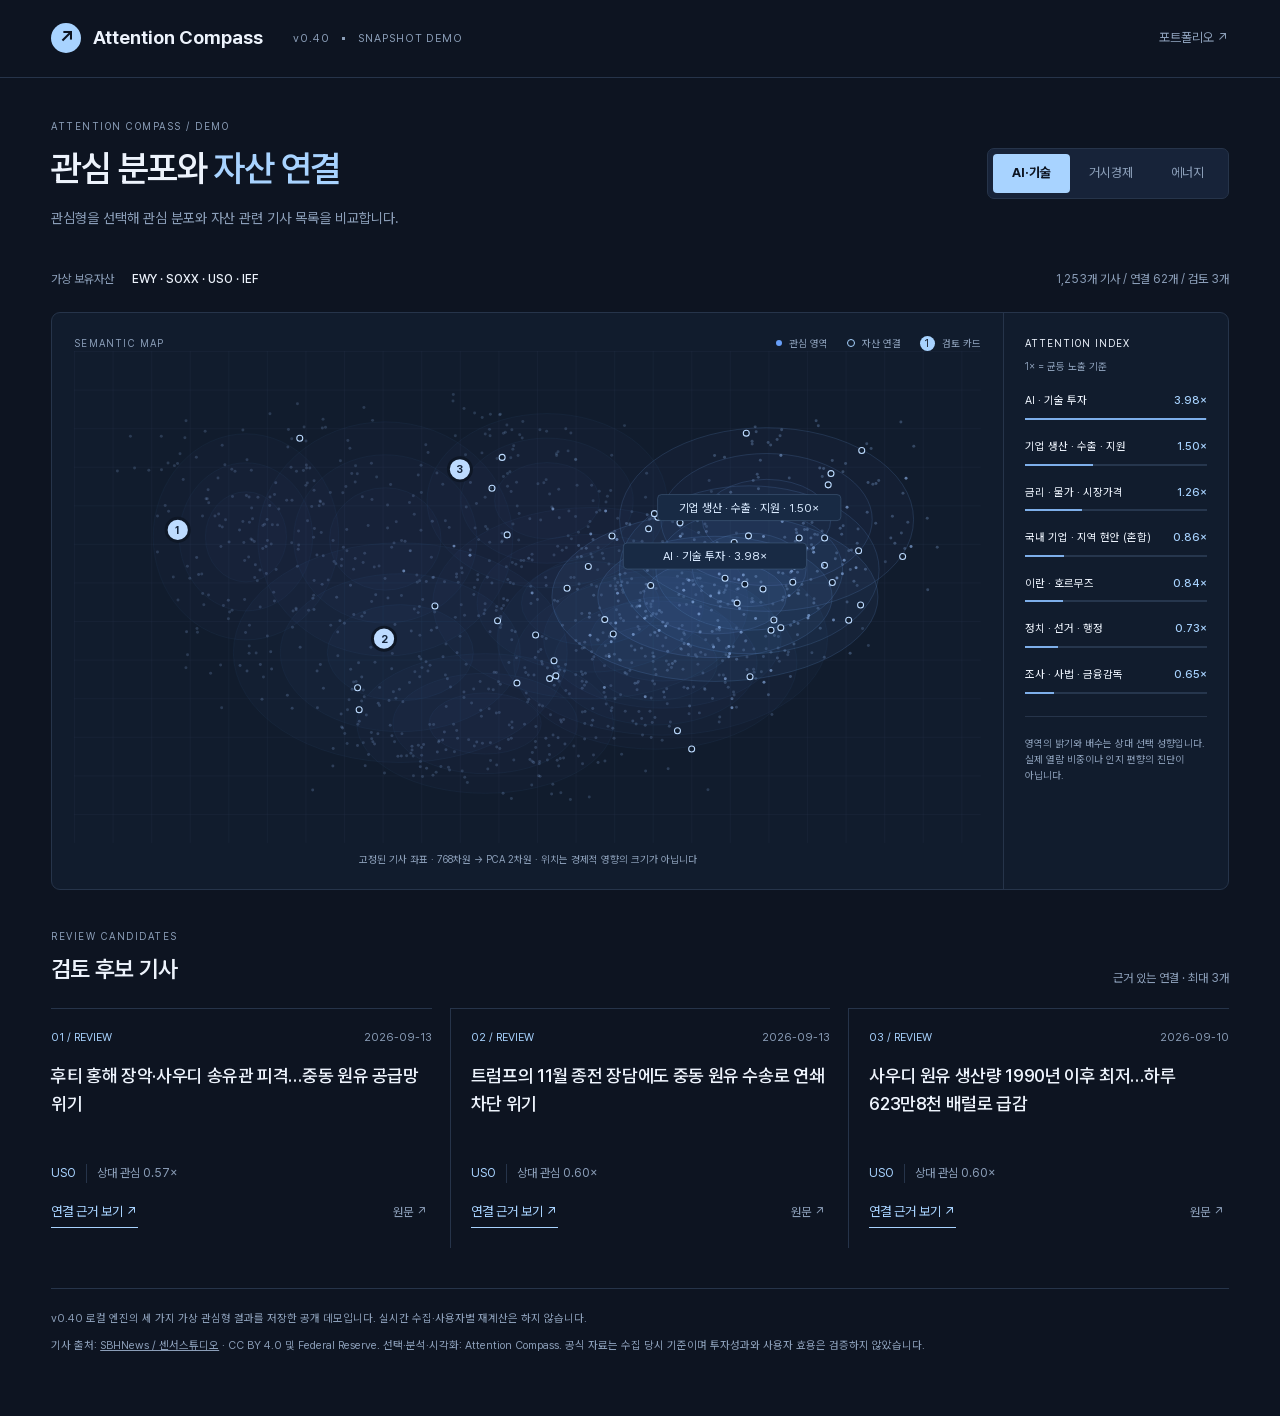
<file: attention/index.html>
<!doctype html><html lang="ko"><head><meta charset="utf-8"><meta name="viewport" content="width=device-width,initial-scale=1"><title>Attention Compass · 뉴스 탐색 데모</title><meta name="description" content="Attention Compass v0.40의 실제 계산 결과로 비교하는 관심 지형. 세 가지 가상 관심형의 고정 스냅샷 데모."><link rel="stylesheet" href="demo.css"><script defer src="demo.js"></script></head><body>
<header><a class="brand" href="../index.html#compass"><span class="mark">↗</span> Attention Compass</a><span class="version">v0.40 <i></i> SNAPSHOT DEMO</span><a class="back" href="../index.html#compass">포트폴리오 ↗</a></header>
<main><div class="dash-heading"><div><p class="eyebrow">ATTENTION COMPASS / DEMO</p><h1>관심 분포와 <span>자산 연결</span></h1><p class="sub">관심형을 선택해 관심 분포와 자산 관련 기사 목록을 비교합니다.</p></div><div class="profiles" role="group" aria-label="가상 관심형 선택"><button data-profile="ai" aria-pressed="true">AI·기술</button><button data-profile="macro" aria-pressed="false">거시경제</button><button data-profile="energy" aria-pressed="false">에너지</button></div></div>
<div class="statusbar"><span>가상 보유자산 <b>EWY · SOXX · USO · IEF</b></span><span id="counts" role="status">실제 계산 결과를 불러오는 중</span></div>
<div class="landscape"><div class="map-shell"><div class="map-top"><span>SEMANTIC MAP</span><div><span class="key-dot"></span>관심 영역 <span class="key-ring"></span>자산 연결 <span class="key-number">1</span>검토 카드</div></div><div id="map" aria-label="관심 지형"></div><p class="map-foot">고정된 기사 좌표 · 768차원 → PCA 2차원 · 위치는 경제적 영향의 크기가 아닙니다</p></div><aside><div class="aside-title">ATTENTION INDEX<span>1× = 균등 노출 기준</span></div><div id="regions"></div><div class="aside-bottom">영역의 밝기와 배수는 상대 선택 성향입니다. 실제 열람 비중이나 인지 편향의 진단이 아닙니다.</div></aside></div>
<section class="review"><div class="review-heading"><div><p class="eyebrow">REVIEW CANDIDATES</p><h2>검토 후보 기사</h2></div><span>근거 있는 연결 · 최대 3개</span></div><div id="cards"></div></section>
<footer><p>v0.40 로컬 엔진의 세 가지 가상 관심형 결과를 저장한 공개 데모입니다. 실시간 수집·사용자별 재계산은 하지 않습니다.</p><p>기사 출처: <a href="https://www.sbhnews.com/data-use" target="_blank" rel="noopener">SBHNews / 센서스튜디오</a> · CC BY 4.0 및 Federal Reserve. 선택·분석·시각화: Attention Compass. 공식 자료는 수집 당시 기준이며 투자성과와 사용자 효용은 검증하지 않았습니다.</p></footer></main>
<dialog id="detail" aria-labelledby="detail-title"><button id="close" aria-label="근거 닫기">×</button><div id="detail-content"></div></dialog>
</body></html>
</file>
<file: styles.css>
@font-face{font-family:Portfolio;src:url('assets/portfolio-sans.woff2') format('woff2');font-weight:100 900;font-display:swap}*{box-sizing:border-box}html{scroll-behavior:smooth;scroll-padding-top:100px}body{margin:0;background:#fafafa;color:#181b22;font-family:Portfolio,Pretendard,-apple-system,BlinkMacSystemFont,'Segoe UI',sans-serif;word-break:keep-all;line-height:1.7}a{color:inherit;text-decoration:none}button,a,summary{touch-action:manipulation}a:focus-visible,summary:focus-visible{outline:2px solid #245aca;outline-offset:5px}img{max-width:100%;height:auto}figure{margin:0}p,h1,h2,h3,h4{margin:0}p+p{margin-top:16px}em{font-style:normal;color:#245aca}.wrap{width:calc(100% - 112px);max-width:1280px;margin:auto}.eyebrow,.section-label{font-size:11px;letter-spacing:.12em;font-weight:650}.blue{color:#245aca}.header{height:86px;border-bottom:1px solid #e5e5e8;background:#fafafaf5;position:sticky;top:0;z-index:20;backdrop-filter:blur(12px)}.header-inner{height:100%;display:flex;align-items:center;justify-content:space-between}.wordmark{font-size:25px;letter-spacing:-1.3px;font-weight:760}.wordmark span{color:#245aca}nav{display:flex;gap:32px;font-size:13px}nav a[aria-current]{color:#245aca}.header-link{font-size:12px}.hero{padding-top:48px}.hero-meta{display:flex;justify-content:space-between;color:#6f737c}.hero-main{display:grid;grid-template-columns:1.65fr 1fr;gap:65px;align-items:end;padding:36px 0 64px}h1{font-size:clamp(44px,4.65vw,68px);font-weight:650;line-height:1.2;letter-spacing:-.065em}.hero-intro{padding-bottom:3px}.hero-intro p{font-size:16px;color:#696d76;max-width:340px;line-height:1.85}.text-link{display:inline-block;font-size:13px;font-weight:650;padding-bottom:4px;border-bottom:1px solid currentColor}.hero-intro a{margin-top:21px}.section-label{display:flex;justify-content:space-between;margin-bottom:18px;color:#6f737c}.cover-grid{display:grid;grid-template-columns:1.05fr 1fr;gap:24px}.cover-image{height:340px;position:relative;overflow:hidden;border:1px solid #e3e5e9}.cover-tag,.cover-bottom{position:absolute;z-index:1;left:24px;font-size:10px;letter-spacing:.12em;font-weight:600}.cover-tag{top:20px}.cover-bottom{bottom:18px}.research-cover{background:#fff;display:flex;justify-content:center;align-items:center}.research-cover img{height:272px;width:auto;object-fit:contain;margin-top:5px}.product-cover{background:#0d1727;color:#bfcee3;display:flex;align-items:center}.product-cover img{width:100%;height:100%;object-fit:contain}.cover-caption{display:flex;justify-content:space-between;align-items:center;margin-top:18px}.cover-caption h2{font-size:22px;font-weight:620;letter-spacing:-.04em}.cover-caption p{color:#777b84;font-size:13px;margin-top:2px}.cover-caption>span{font-size:24px}.work-cover:hover .cover-caption h2{color:#245aca}.finance-teaser{border-block:1px solid #dfdfe4;display:flex;align-items:center;gap:30px;margin-top:36px;padding:21px 0}.finance-teaser>.eyebrow{color:#747881}.finance-teaser h2{font-size:16px;font-weight:500;flex:1}.finance-teaser>span:last-child{font-size:12px;color:#747881}.case{display:grid;grid-template-columns:170px 1fr;gap:50px;padding:100px 0}.case-rail{font-size:10px;color:#787d87}.case-number{font-size:36px;line-height:1;letter-spacing:-2px;color:#151b26}.case-rail p{font-size:11px;color:#373e4b;line-height:1.5;margin:22px 0 10px;letter-spacing:.05em}.case-body>h2,.other h2,.about h2{font-size:40px;line-height:1.28;letter-spacing:-.05em;font-weight:600;margin:17px 0 24px}.lead{font-size:17px;line-height:1.85;color:#717680;max-width:750px}.facts{display:grid;grid-template-columns:repeat(3,1fr);border-block:1px solid #dddfe4;margin:38px 0 44px;padding:25px 0}.facts>div{display:flex;flex-direction:column;gap:4px}.facts strong{font-size:28px;letter-spacing:-.045em;font-weight:550}.facts span{font-size:12px;color:#777d86}.research-method{display:grid;grid-template-columns:1fr 1fr;gap:40px;align-items:center}.research-method h3{font-size:20px;font-weight:600;letter-spacing:-.03em;margin-bottom:17px}.research-method p,.product-story p,.axes p{font-size:14px;line-height:1.85;color:#6e7580}.research-method figure{background:white;padding:20px 10px;border:1px solid #eceef1}.research-method figcaption{padding:5px 8px 0}figcaption{font-size:10px;color:#7b818b}.findings{display:grid;grid-template-columns:repeat(3,1fr);gap:26px;margin-top:40px}.findings article{border-top:1px solid #cfd4dd;padding-top:18px}.findings article>span{font-size:9px;font-weight:600;letter-spacing:.08em;color:#245aca}.findings h3{font-size:17px;font-weight:600;margin:10px 0}.findings p{font-size:13px;line-height:1.8;color:#6e7580}.fine{font-size:11px!important;color:#838994!important;line-height:1.8;margin-top:20px!important}.transfer{display:grid;grid-template-columns:145px 1fr;gap:18px;border-left:2px solid #245aca;padding-left:20px;margin-top:35px;font-size:13px}.transfer>span{font-weight:600}.transfer>p{color:#6e7580}details{border-top:1px solid #e0e3e9;border-bottom:1px solid #e0e3e9;margin-top:30px;padding:16px 0;font-size:13px;color:#626975}summary{cursor:pointer;list-style:none;font-size:12px;color:#313946;display:flex;justify-content:space-between}summary::-webkit-details-marker{display:none}details[open] summary{margin-bottom:18px}.product-section{background:#eff2f6;padding:80px 0 85px}.product-heading{display:flex;align-items:center;justify-content:space-between;margin-bottom:36px;gap:30px}.product-heading h2{font-size:76px;line-height:.98;letter-spacing:-.055em;font-weight:550;margin-top:24px}.product-heading h2 span{font-size:42px;display:inline-block;margin-left:20px;color:#245aca;vertical-align:top}.release{font-size:10px;color:#245aca;border:1px solid #b9c9e5;padding:5px 10px}.product-heading h3{font-size:27px;line-height:1.5;font-weight:550;letter-spacing:-.035em;margin:18px 0 14px}.product-heading p:not(.eyebrow){font-size:14px;color:#767e8a;line-height:1.8}.demo-frame{border-radius:10px;overflow:hidden;background:#0d1421;box-shadow:0 20px 50px #1c32491a}.demo-frame iframe{width:100%;height:760px;display:block;border:0}.demo-caption{display:flex;justify-content:space-between;gap:20px;align-items:center;margin-top:20px}.demo-caption p{font-size:11px;color:#7b8290}.product-story{display:grid;grid-template-columns:1fr 1fr;gap:80px;margin-top:65px}.product-story h3{font-size:27px;line-height:1.4;letter-spacing:-.04em;font-weight:550;margin:15px 0 22px}.axes article{padding:18px 0;border-top:1px solid #cdd4df}.axes article>span{font-size:10px;letter-spacing:.06em;color:#245aca}.axes h4{font-size:18px;font-weight:600;margin:7px 0 9px}.axes .fine{margin-top:10px!important}.data-flow{display:flex;align-items:center;gap:65px;padding:38px 0;margin-top:15px;border-bottom:1px solid #dce0e7}.data-flow strong{font-size:66px;font-weight:450;letter-spacing:-.06em;line-height:1.3}.data-flow strong span{font-size:32px}.data-flow p{font-size:12px;color:#7a808a}.flow-arrow{font-size:28px;color:#a3aab6}.paper-link{display:block;padding:24px 0;margin-top:38px;border-block:1px solid #dce0e7}.paper-link>span{font-size:10px;letter-spacing:.1em;color:#245aca}.paper-link h3{font-size:19px;line-height:1.5;font-weight:550;max-width:660px;margin:10px 0}.paper-link p{font-size:11px;color:#7a808a}.other{display:grid;grid-template-columns:1fr 300px;gap:110px;border-block:1px solid #dce0e7;padding:55px 0;align-items:center}.other>div>p:not(.eyebrow):not(.fine){font-size:15px;color:#757c86;max-width:680px}.other h2{font-size:32px}.other figure{text-align:center;background:#fff;padding:12px}.other img{height:310px;width:auto;object-fit:contain}.other figcaption{margin-top:10px}.about{padding:90px 0 55px;display:grid;grid-template-columns:1fr 1.1fr;gap:120px}.about>div>p:not(.eyebrow):not(.fine){font-size:15px;color:#757c86;margin-bottom:25px}.experience article{border-top:1px solid #dce0e7;padding:20px 0}.experience article>span{font-size:10px;color:#7b8290;letter-spacing:.07em}.experience h3{font-size:17px;font-weight:600;margin:9px 0}.experience p{font-size:13px;color:#6e7580}.experience .highlight{color:#245aca;font-weight:550}.highlight small{font-size:10px;margin-left:7px;color:#7b8290}.skills{display:grid;grid-template-columns:1fr 1fr;gap:40px;border-top:1px solid #dce0e7;padding:24px 0 55px}.skills span{font-size:10px;letter-spacing:.1em;color:#8a909a}.skills p{font-size:12px;margin-top:8px;color:#626b79}.footer{border-top:1px solid #dce0e7;padding:26px 0;display:flex;justify-content:space-between;align-items:center;font-size:11px;color:#848b96}.footer .wordmark{color:#181b22}.skip{position:fixed;top:-100px;left:15px;z-index:100;background:#fff;padding:10px}.skip:focus{top:10px}@media(min-width:1600px){.hero-main{gap:130px}}@media(max-width:1100px){.wrap{width:calc(100% - 64px)}.hero-main{gap:35px}h1{font-size:48px}.case{grid-template-columns:120px 1fr;gap:30px}.research-method{gap:25px}.cover-image{height:300px}.research-cover img{height:240px}.product-story{gap:40px}.demo-frame iframe{height:650px}.about{gap:60px}.other{gap:50px}}@media(max-width:760px){html{scroll-padding-top:80px}.wrap{width:calc(100% - 40px)}.header{height:68px}.wordmark{font-size:21px}nav{gap:16px;font-size:11px}.header-link{display:none}.hero{padding-top:30px}.hero-meta{font-size:9px;letter-spacing:.05em}.hero-main{display:block;padding:28px 0 36px}h1{font-size:clamp(32px,7.3vw,54px)}.hero-intro{margin-top:25px}.hero-intro p{font-size:14px;max-width:500px}.hero-intro a{margin-top:13px}.section-label{font-size:9px}.cover-grid{grid-template-columns:1fr;gap:25px}.cover-image{height:280px}.research-cover img{height:210px}.cover-caption{margin-top:12px}.cover-caption h2{font-size:20px}.cover-caption p{font-size:12px}.finance-teaser{gap:10px;display:grid;grid-template-columns:1fr auto;padding:18px 0;margin-top:27px}.finance-teaser .eyebrow{grid-column:1/-1;font-size:9px}.finance-teaser h2{font-size:14px}.finance-teaser>span:last-child{font-size:9px}.case{display:block;padding:55px 0}.case-rail{display:flex;align-items:center;gap:16px;margin-bottom:26px}.case-number{font-size:24px}.case-rail p{margin:0;font-size:9px}.case-rail>span:last-child{margin-left:auto;font-size:9px}.case-body>h2,.about h2{font-size:31px;margin:14px 0 20px}.lead{font-size:15px}.facts{margin:28px 0;padding:20px 0;gap:8px}.facts strong{font-size:22px}.facts span{font-size:10px}.research-method{grid-template-columns:1fr;gap:25px}.findings{grid-template-columns:1fr;gap:20px;margin-top:28px}.findings h3{margin:6px 0}.findings p{font-size:13px}.transfer{display:block;padding-left:15px}.transfer p{margin-top:8px}.product-section{padding:50px 0}.product-heading{display:block}.product-heading h2{font-size:61px;margin-top:18px}.product-heading>div+div{margin-top:30px}.product-heading h3{font-size:24px}.product-heading p:not(.eyebrow){font-size:13px}.demo-frame{margin-inline:-10px;border-radius:7px}.demo-frame iframe{height:clamp(390px,calc(100vw * .543 + 220px),640px)}.demo-caption{display:block}.demo-caption a{margin-top:10px;font-size:12px}.product-story{display:block;margin-top:35px}.product-story h3{font-size:25px}.axes{margin-top:30px}.data-flow{gap:25px;padding:28px 0}.data-flow strong{font-size:43px}.data-flow strong span{font-size:25px}.data-flow p{font-size:10px}.flow-arrow{font-size:20px}.paper-link h3{font-size:17px}.other{grid-template-columns:1fr;gap:30px;padding:40px 0}.other h2{font-size:28px}.other figure{max-width:250px;margin:auto}.about{grid-template-columns:1fr;gap:32px;padding:55px 0 30px}.skills{grid-template-columns:1fr;gap:20px;padding-bottom:35px}.footer{flex-wrap:wrap;gap:10px}.footer p{display:none}.fine{font-size:10px!important}}@media(prefers-reduced-motion:reduce){html{scroll-behavior:auto}}@media print{.header,.skip,iframe{display:none}.wrap{width:100%}.case,.about{break-inside:avoid}body{background:white}.cover-image{height:220px}.product-section{padding:30px 0}a{color:inherit}}
@media(max-width:360px){.header .wordmark{font-size:18px;white-space:nowrap}.header nav{gap:10px;font-size:10px}}
/* Consistent project identifiers across case sections. */
.case{display:block}.case-body{max-width:1060px;margin-left:auto}.project-heading{display:flex;align-items:center;gap:18px;padding-bottom:22px;margin-bottom:35px;border-bottom:1px solid #d7dee9}.project-number{display:inline-grid;place-items:center;flex:none;width:54px;height:54px;background:#245aca;color:white;font-size:25px;line-height:1;font-weight:600;letter-spacing:-.03em;font-variant-numeric:tabular-nums}.project-heading p{font-size:15px;font-weight:600;line-height:1.5}.project-heading>div>span{font-size:11px;color:#747e8c}.work-number{display:inline-grid;place-items:center;width:28px;height:28px;margin-right:9px;background:#245aca;color:white;font-size:13px;letter-spacing:0;font-variant-numeric:tabular-nums}.cover-tag{display:flex;align-items:center}.finance-teaser>.eyebrow{display:flex;align-items:center;white-space:nowrap}.product-heading h2{margin-top:0}.result-heading{display:flex;align-items:baseline;justify-content:space-between;gap:20px;margin:40px 0 20px}.result-heading h3{font-size:21px;font-weight:600;letter-spacing:-.03em}.result-heading p{font-size:11px;color:#6d7887}.market-results{display:grid;grid-template-columns:repeat(3,minmax(0,1fr));gap:18px}.market-results figure{background:#fff;border:1px solid #dee4ed;padding:21px 15px 16px}.metric-heading{padding:0 8px}.metric-heading>span{font-size:11px;color:#737e8f}.metric-heading h3{display:flex;justify-content:space-between;align-items:center;font-size:20px;font-weight:600;letter-spacing:-.035em;margin-top:5px}.metric-heading b{font-size:25px;color:#245aca;font-weight:450}.market-results img{display:block;width:100%;height:auto;margin-top:15px}.market-results figcaption{font-size:10px;text-align:center;color:#687689}.chart-note{font-size:11px;line-height:1.8;color:#788393;margin-top:15px}.finance-method{display:grid;grid-template-columns:1fr 1.12fr;gap:40px;margin-top:45px}.finance-method h3{font-size:23px;font-weight:550;letter-spacing:-.035em;margin:12px 0 18px}.finance-method>div>p:not(.eyebrow){font-size:14px;line-height:1.9;color:#697585}.formula-panel{background:#eef2f8;padding:25px}.formula-panel>span{font-size:10px;letter-spacing:.08em;color:#245aca}.formula{font-family:Georgia,'Times New Roman',serif;font-size:23px;margin:25px 0;line-height:1.7;white-space:nowrap;color:#192c49}.formula sub{font-size:.6em}.formula-panel dl{font-size:12px;margin:0}.formula-panel dl>div{display:flex;gap:16px;margin:10px 0}.formula-panel dt{font-family:Georgia,serif;color:#245aca;min-width:20px}.formula-panel dd{margin:0;color:#6a7689}.formula-panel>p{font-size:11px!important;line-height:1.8;margin-top:20px;border-top:1px solid #d1dbe9;padding-top:15px}.finance-details h3{font-size:16px;font-weight:550;margin:20px 0 8px}.equation-text{font-family:Georgia,'Times New Roman',serif;font-size:19px;line-height:1.8;color:#243957;overflow-wrap:anywhere;word-break:normal;margin:16px 0}.table-scroll{overflow-x:auto;margin-top:25px}table{width:100%;border-collapse:collapse;font-size:12px;text-align:left;white-space:nowrap}caption{text-align:left;margin-bottom:10px;font-weight:600}th,td{padding:12px 15px;border-bottom:1px solid #dee4ec}th{background:#f0f3f8;font-weight:500}.finance-conclusion{display:grid;grid-template-columns:1fr 1fr;gap:35px;margin-top:30px}.finance-conclusion article{padding-top:17px;border-top:1px solid #d2dbe8}.finance-conclusion h3{font-size:17px;font-weight:600;margin-bottom:10px}.finance-conclusion p{font-size:13px;color:#6e7a8c;line-height:1.85}@media(max-width:1100px){.case-body{max-width:none}.finance-method{gap:25px;grid-template-columns:1fr 1.2fr}.formula{font-size:20px}.metric-heading h3{font-size:18px}}@media(max-width:760px){.project-heading{gap:14px;margin-bottom:25px;padding-bottom:18px}.project-number{width:44px;height:44px;font-size:21px}.project-heading p{font-size:14px}.project-heading>div>span{font-size:10px}.result-heading{display:block;margin-top:28px}.result-heading p{margin-top:8px}.market-results{grid-template-columns:1fr;gap:15px}.market-results figure{padding:19px 15px 15px}.market-results img{max-width:350px;margin:10px auto 0}.metric-heading h3{font-size:21px}.finance-method,.finance-conclusion{grid-template-columns:1fr;gap:25px;margin-top:30px}.formula-panel{padding:20px}.formula{font-size:clamp(17px,4.6vw,23px)}.chart-note{font-size:10px}.equation-text{font-size:16px}.finance-teaser .work-number{width:25px;height:25px;font-size:12px}.research-cover .cover-tag{top:13px}.research-cover img{margin-top:17px}}
/* Let white figure backgrounds blend into the surrounding page. */
.research-method figure,.other figure{background:transparent;border:0}
.research-method figure img,.other figure img{mix-blend-mode:multiply}
/* Research contains both research projects. */
.research-menu{position:relative;border:0;margin:0;padding:0;font:inherit;color:inherit}
.research-menu summary{display:flex;align-items:center;gap:7px;font:inherit;color:inherit;line-height:inherit}
.research-menu summary::after{content:'';width:5px;height:5px;border-right:1px solid currentColor;border-bottom:1px solid currentColor;transform:rotate(45deg);margin-top:-3px}
.research-menu[open] summary{margin:0}.research-menu:has(a[aria-current]) summary{color:#245aca}
.research-options{position:absolute;top:calc(100% + 16px);left:-18px;width:180px;padding:8px;background:#fafafa;border:1px solid #dce2eb;box-shadow:0 8px 24px #162e4b12}
.research-options a{display:block;padding:10px;font-size:12px;white-space:nowrap}.research-options a:hover{background:#eef2f8}
.formula,.equation-text,.formula-panel dt{font-family:Portfolio,-apple-system,BlinkMacSystemFont,'Segoe UI',sans-serif;font-variant-numeric:tabular-nums;letter-spacing:0;font-weight:400}
.formula{font-size:22px;line-height:1.9}.formula sub,.equation-text sub{font-size:.65em;line-height:0;vertical-align:sub}.equation-text{font-size:18px;line-height:2}
@media(max-width:1100px){.formula{font-size:19px}}@media(max-width:760px){.formula{font-size:clamp(15px,4.2vw,21px)}.equation-text{font-size:15px}}
/* Equal-size outcomes encode direction and significance, not magnitude. */
.significance-card{background:#fff;border:1px solid #dee4ed;padding:25px}.significance-card .metric-heading{padding:0}.significance-card .metric-heading h3{font-size:21px;margin-top:7px}.effect-direction{font-size:17px;color:#245aca;margin:24px 0 18px;font-weight:550}.significance-row{display:grid;grid-template-columns:1fr auto;gap:8px;padding:15px 0;border-top:1px solid #e0e6ee}.period{font-size:12px;color:#566376}.significant{font-size:10px;color:#245aca;background:#edf2fc;padding:2px 8px}.q-value{grid-column:1/-1;font-size:13px;font-variant-numeric:tabular-nums;color:#596777}.formula.math-block{font-size:18px;white-space:normal;line-height:normal}.math-block .katex-display{margin:0;text-align:left}.math-block .katex-display>.katex{text-align:left}.math-block .katex{font-size:1.15em;letter-spacing:normal}.equation-text.math-block{font-size:17px;line-height:normal;overflow-x:auto;padding:15px 0}.formula-panel dt{min-width:30px}.formula-panel dt .katex{font-size:1.1em}.formula-panel>p .katex{font-size:1.2em}.math-block sub{vertical-align:baseline;font-size:inherit;line-height:inherit}
@media(max-width:1100px){.significance-card{padding:20px}.formula.math-block{font-size:16px}}@media(max-width:760px){.significance-card{padding:23px}.effect-direction{margin:18px 0}.formula.math-block{font-size:clamp(14px,3.6vw,18px)}.equation-text.math-block{font-size:clamp(10px,3vw,16px)}.formula-panel>p .katex{white-space:nowrap}}


/* Evidence plot: actual adjusted q values share a log axis. */
.q-plot{display:block;width:100%;height:auto;margin:0!important}.significance-card{padding:22px 18px}.effect-direction{margin:18px 0 5px}.significance-row{display:flex;justify-content:space-between;gap:8px;padding:10px 0}.q-value{font-size:12px}.period{font-size:11px}.capability-strip{display:grid;grid-template-columns:repeat(3,1fr);gap:28px;border-top:1px solid #dfe3ea;padding:24px 0 38px}.capability-strip span{font-size:14px;font-weight:600}.capability-strip p{font-size:12px;color:#717680;margin-top:5px}.capability-strip a:hover span{color:#245aca}@media(max-width:760px){.capability-strip{grid-template-columns:1fr;gap:16px;padding:22px 0 30px}.significance-card{padding:22px}.q-plot{max-width:390px;margin-inline:auto!important}}

.other-disclosure{padding:25px 0;margin:0 auto;border-block:1px solid #dfe3ea}.other-disclosure>summary{font-size:20px;font-weight:600}.other-disclosure>.other{width:100%;padding:35px 0 20px;border:0}.publication-list{margin-top:24px;font-size:13px;color:#6e7580}.other-disclosure[open]>summary span{font-size:0}.other-disclosure[open]>summary span::after{content:"−";font-size:20px}
</file>
<file: attention/demo.css>
@font-face{font-family:Portfolio;src:url('../assets/portfolio-sans.woff2') format('woff2');font-weight:100 900;font-display:swap}:root{--bg:#0d1421;--panel:#111c2d;--ink:#edf3fc;--muted:#8b9eb8;--line:#26344a;--accent:#a8d3ff;--blue:#689ff8}*{box-sizing:border-box}body{margin:0;color:var(--ink);background:var(--bg);font:16px/1.6 Portfolio,system-ui,sans-serif;word-break:keep-all;-webkit-font-smoothing:antialiased}a{color:inherit;text-decoration:none}button{font:inherit;cursor:pointer}button:focus-visible,a:focus-visible,summary:focus-visible{outline:2px solid var(--accent);outline-offset:5px}header{display:flex;align-items:center;gap:30px;height:78px;padding:0 4%;border-bottom:1px solid var(--line)}.brand{font-weight:660;font-size:19px;display:flex;gap:12px;align-items:center}.mark{display:grid;place-items:center;background:var(--accent);color:var(--bg);height:30px;width:30px;border-radius:50%}.version{color:var(--muted);font-size:11px;letter-spacing:.08em}.version i{display:inline-block;height:3px;width:3px;background:var(--muted);vertical-align:middle;margin:0 9px}.back{margin-left:auto;font-size:13px;color:var(--muted)}main{max-width:1480px;margin:auto;padding:40px 4%}h1,h2,h3,p{margin:0}h1{font-size:36px;line-height:1.3;font-weight:570;letter-spacing:-.04em}h1 span{color:var(--accent)}.eyebrow{color:var(--muted);font-size:10px;letter-spacing:.15em;margin-bottom:12px}.sub{color:var(--muted);font-size:14px;margin-top:14px}.dash-heading{display:flex;justify-content:space-between;align-items:center;gap:25px}.profiles{display:flex;background:#172339;padding:5px;border:1px solid var(--line);border-radius:7px}.profiles button{border:0;border-radius:4px;background:none;color:var(--muted);font-size:13px;padding:9px 19px;white-space:nowrap}.profiles button[aria-pressed=true]{background:var(--accent);color:var(--bg);font-weight:700}.statusbar{display:flex;justify-content:space-between;gap:20px;padding:23px 0;margin-top:18px;font-size:12px;color:var(--muted)}.statusbar b{font-weight:500;color:var(--ink);margin-left:15px}.landscape{display:grid;grid-template-columns:minmax(0,1fr) 225px;border:1px solid var(--line);background:var(--panel);border-radius:9px;overflow:hidden}.map-shell{min-width:0;padding:22px}.map-top{display:flex;justify-content:space-between;color:var(--muted);font-size:10px;gap:15px;align-items:center}.map-top>span{letter-spacing:.12em}.map-top>div{display:flex;align-items:center;gap:7px}.key-dot{width:6px;height:6px;border-radius:50%;background:var(--blue);margin-left:12px}.key-ring{width:8px;height:8px;border-radius:50%;border:1px solid var(--accent);margin-left:12px}.key-number{background:var(--accent);color:var(--bg);width:15px;height:15px;border-radius:50%;text-align:center;line-height:15px;margin-left:12px}.map-foot{color:var(--muted);font-size:10px;text-align:center;padding-top:8px}#map svg{display:block;width:100%;height:auto}#map text{font-family:Portfolio,system-ui,sans-serif}#map .point-card{cursor:pointer}#map .point-card:hover circle{stroke:white;stroke-width:3}aside{border-left:1px solid var(--line);padding:22px 21px}.aside-title{font-size:10px;letter-spacing:.1em}.aside-title span{display:block;letter-spacing:0;color:var(--muted);margin-top:7px}.region{margin-top:18px}.region-line{display:flex;justify-content:space-between;gap:10px;font-size:11px}.region-line span{overflow:hidden;text-overflow:ellipsis;white-space:nowrap;max-width:140px}.region-line b{font-weight:500;font-variant-numeric:tabular-nums;color:var(--accent)}.bar{height:2px;background:#26364d;margin-top:8px}.bar i{display:block;height:100%;background:#7eafea}.aside-bottom{font-size:10px;color:var(--muted);border-top:1px solid var(--line);margin-top:22px;padding-top:18px}.review{margin-top:38px}.review-heading{display:flex;justify-content:space-between;align-items:end;margin-bottom:20px}.review-heading .eyebrow{margin-bottom:7px}h2{font-size:23px;letter-spacing:-.03em;font-weight:580}.review-heading>span{font-size:12px;color:var(--muted)}#cards{display:grid;grid-template-columns:repeat(3,1fr);gap:18px}.card{border-top:1px solid var(--line);padding:20px 0}.card+.card{padding-left:20px;border-left:1px solid var(--line)}.card-meta{display:flex;justify-content:space-between;font-size:11px;color:var(--muted);margin-bottom:15px}.num{color:var(--accent)}h3{font-size:18px;font-weight:530;line-height:1.6;min-height:87px;letter-spacing:-.02em}.card-axis{display:flex;gap:10px;margin:15px 0;color:var(--accent);font-size:12px;align-items:center}.card-axis span+span{color:var(--muted);border-left:1px solid var(--line);padding-left:10px}.evidence{border:0;border-bottom:1px solid var(--accent);padding:4px 0;color:var(--accent);background:none;font-size:13px}.card>a{float:right;font-size:12px;color:var(--muted);padding:5px}footer{margin-top:40px;border-top:1px solid var(--line);padding:20px 0;color:var(--muted);font-size:11px;line-height:1.8}footer a{text-decoration:underline}footer p+p{margin-top:8px}dialog{background:#f8fafc;color:#132239;border:0;border-radius:10px;width:min(650px,calc(100% - 28px));max-height:90vh;padding:36px}dialog::backdrop{background:#0009}dialog #close{float:right;background:none;border:0;font-size:30px;color:#16243a}dialog h2{margin:22px 0}dialog h3{min-height:0;margin:20px 0 10px;font-size:15px}dialog p{font-size:14px;line-height:1.8}dialog blockquote{margin:0;padding:17px;border-left:2px solid #377cc0;background:#edf2f8;font-size:14px}dialog a{display:inline-block;color:#245e9b;margin:15px 0;text-decoration:underline;font-size:13px}.embed header,.embed .sub,.embed .review,.embed footer,.embed .map-foot{display:none}.embed main{padding:24px;max-width:none}.embed h1{font-size:25px}.embed .dash-heading .eyebrow{font-size:9px;margin-bottom:8px}.embed .statusbar{padding:15px 0;margin-top:6px}.embed .landscape{grid-template-columns:minmax(0,1fr) 195px}.embed aside{padding:17px}.embed .region{margin-top:14px}.embed .region:nth-child(n+6){display:none}.embed .aside-bottom{margin-top:14px}.embed .map-shell{padding:17px}.embed .profiles button{padding:8px 13px;font-size:11px}
@media(max-width:850px){.landscape{grid-template-columns:1fr}.landscape aside{display:none}#cards{grid-template-columns:1fr}.card+.card{padding-left:0;border-left:0}h3{min-height:0}.dash-heading{align-items:start;flex-direction:column}.statusbar{flex-direction:column;gap:9px}.map-top>div{font-size:9px;gap:5px}.map-top>span{display:none}.version{display:none}h1{font-size:30px}.embed .landscape{grid-template-columns:1fr}.embed main{padding:18px}.embed .dash-heading{gap:15px}.embed .statusbar>span:last-child{display:none}.embed .map-shell{padding:8px}.embed .map-top{padding:10px}.embed .map-top>div{font-size:9px}.review-heading{align-items:start;gap:15px}.review-heading>span{display:none}header{padding:0 20px}.brand{font-size:16px}main{padding:28px 20px}.map-shell{padding:12px}.map-foot{font-size:9px}}
@media(prefers-reduced-motion:reduce){*{scroll-behavior:auto!important}}
</file>
